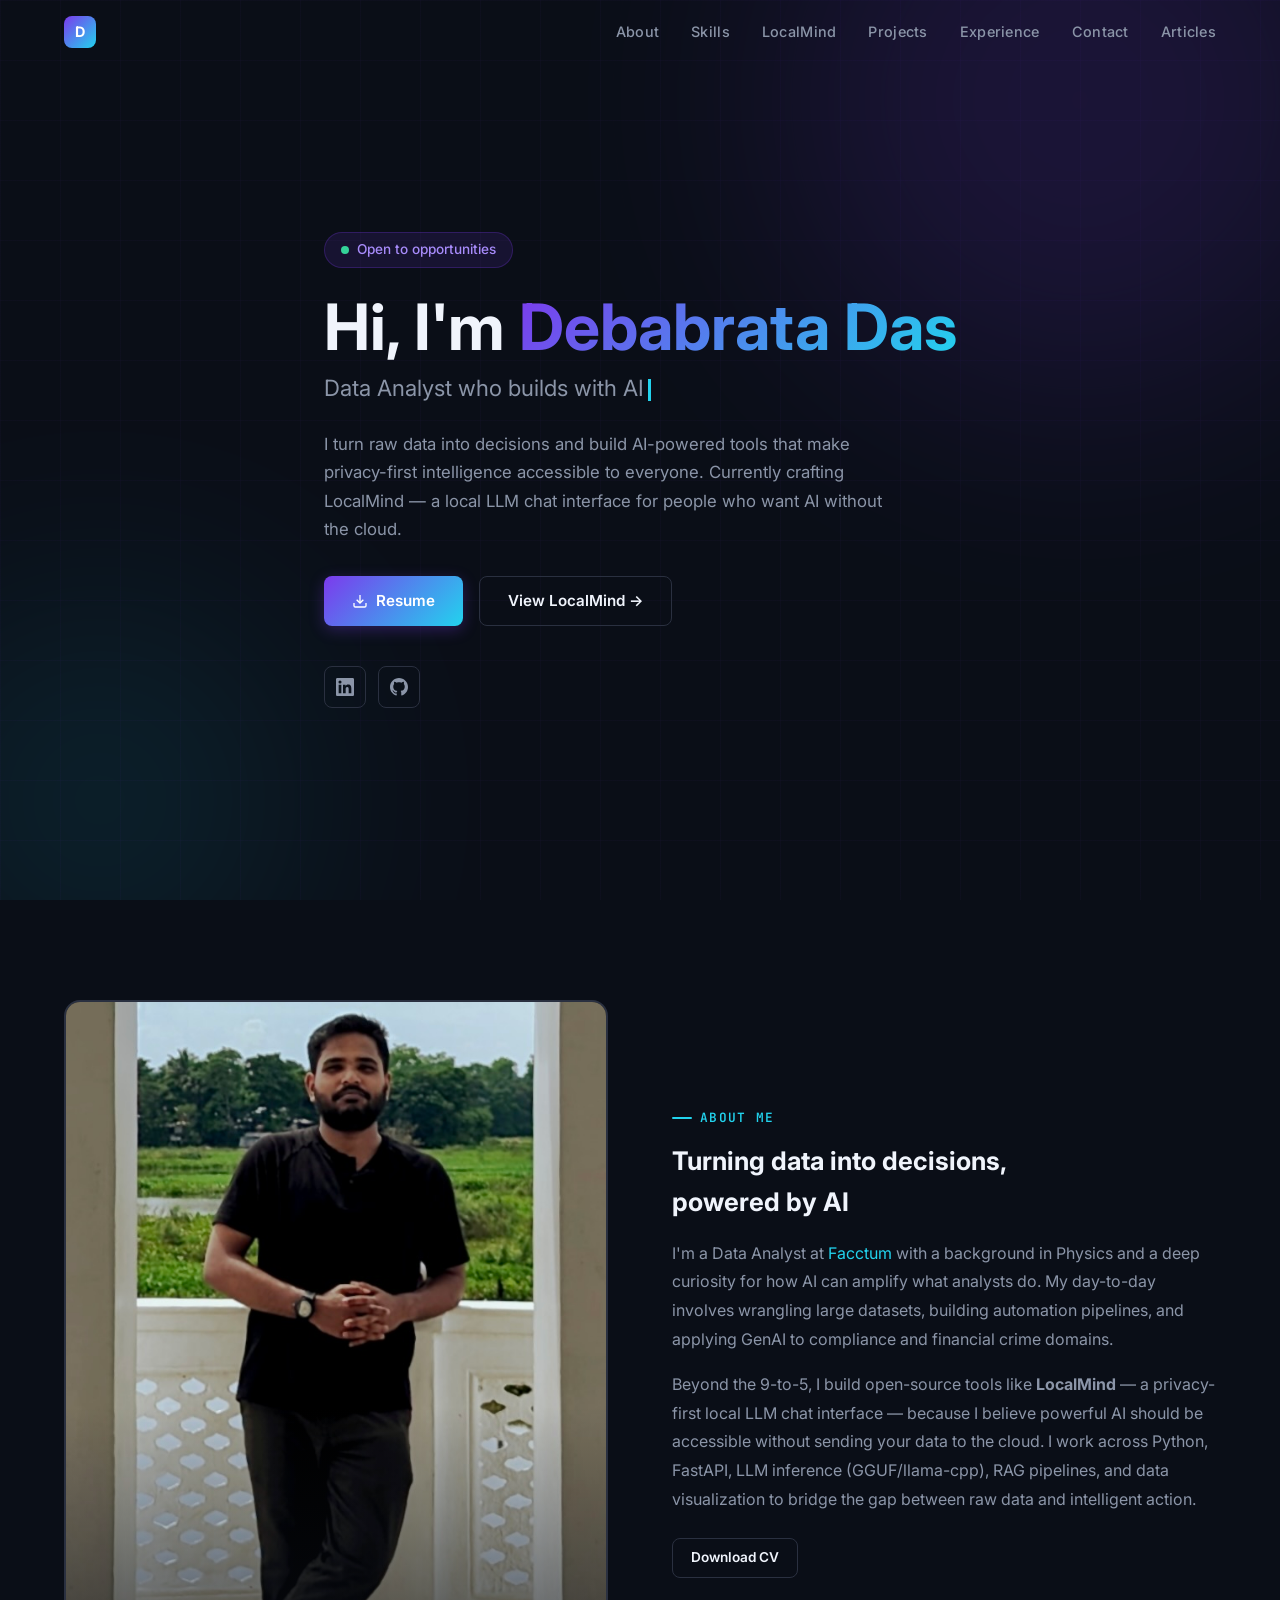
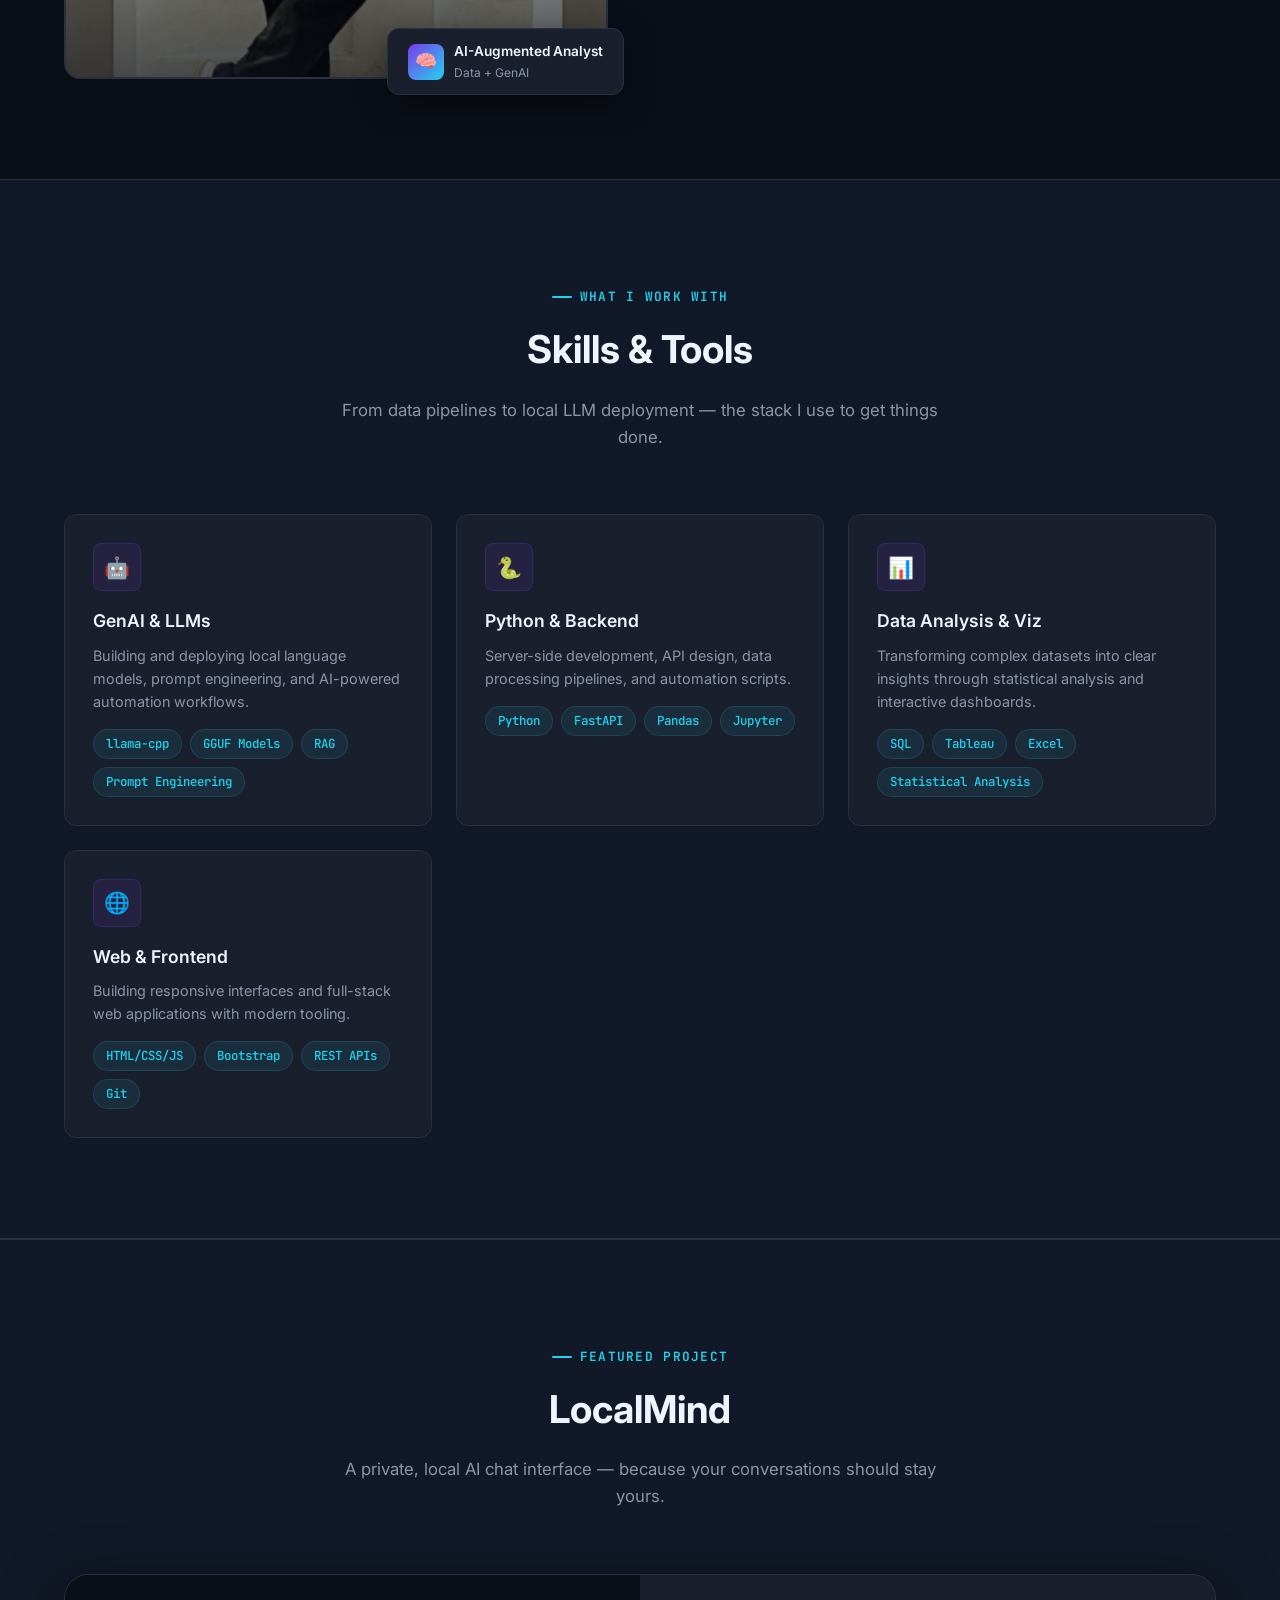
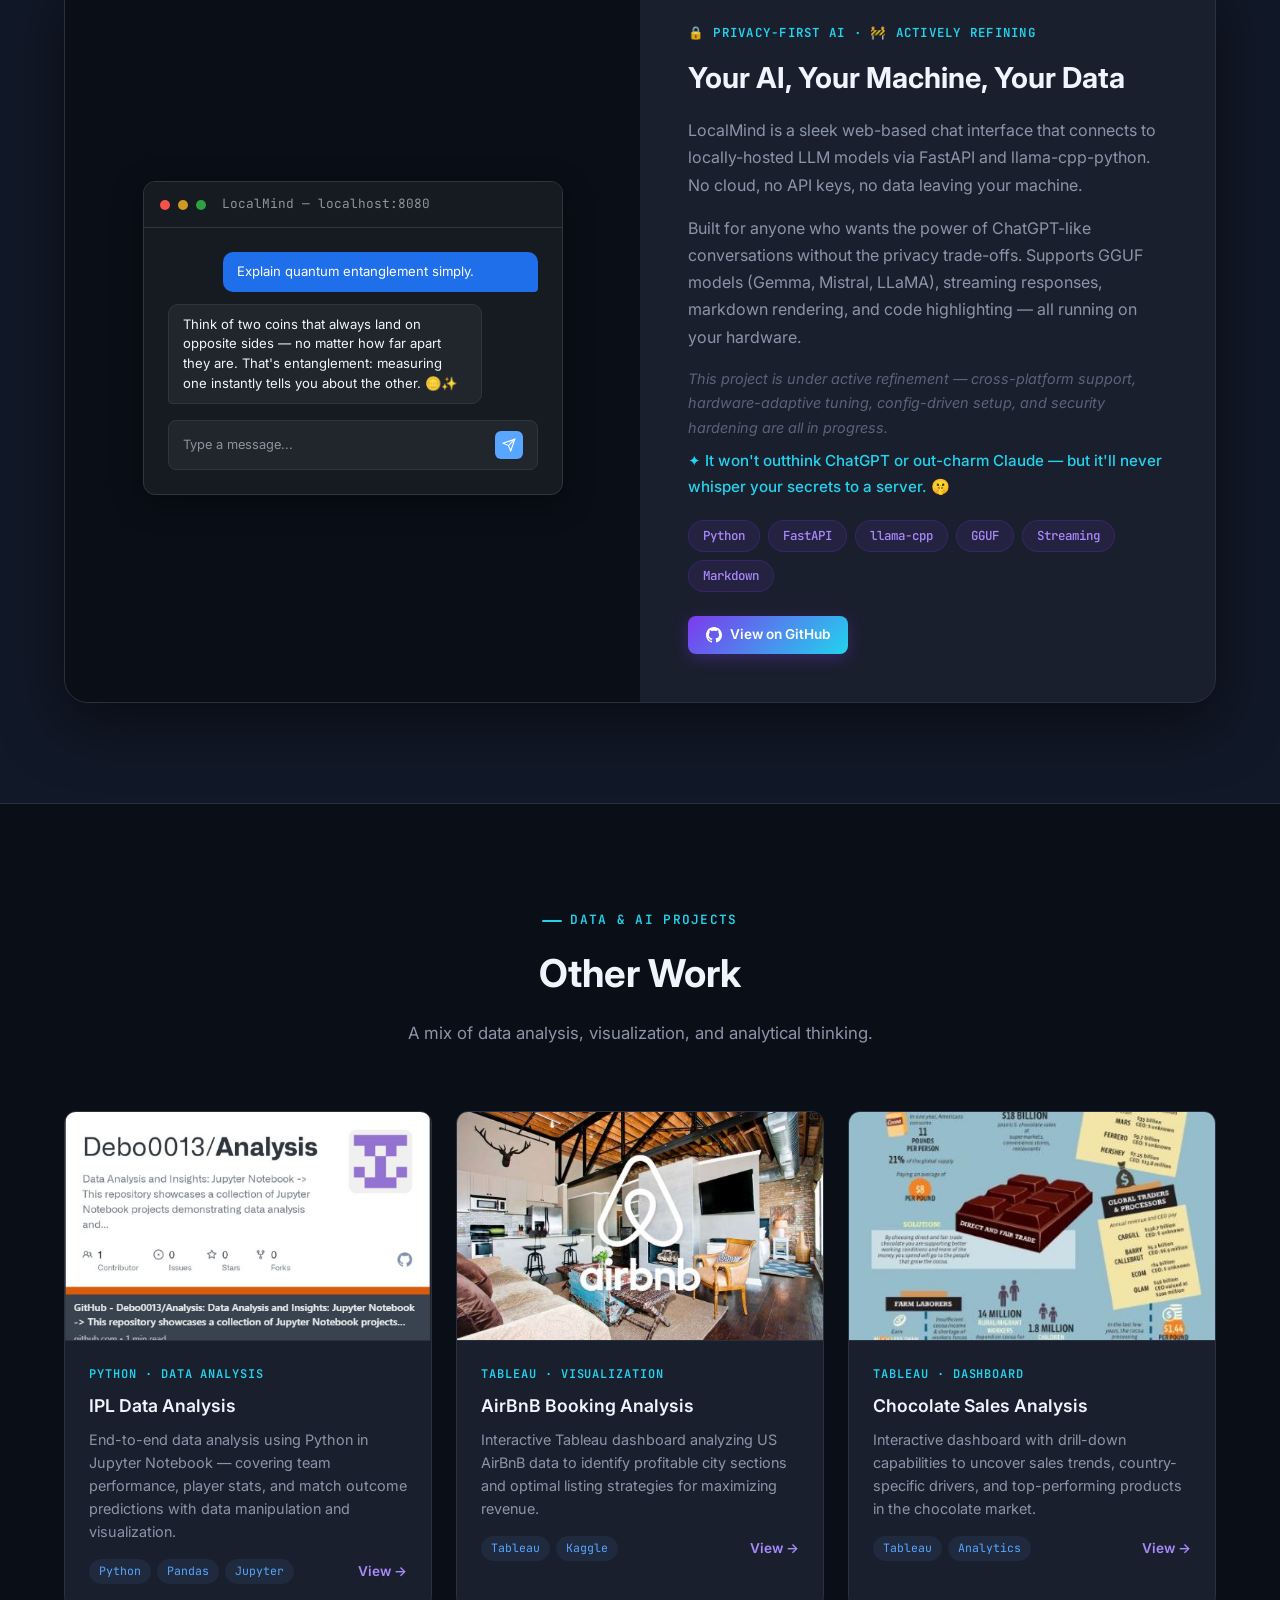
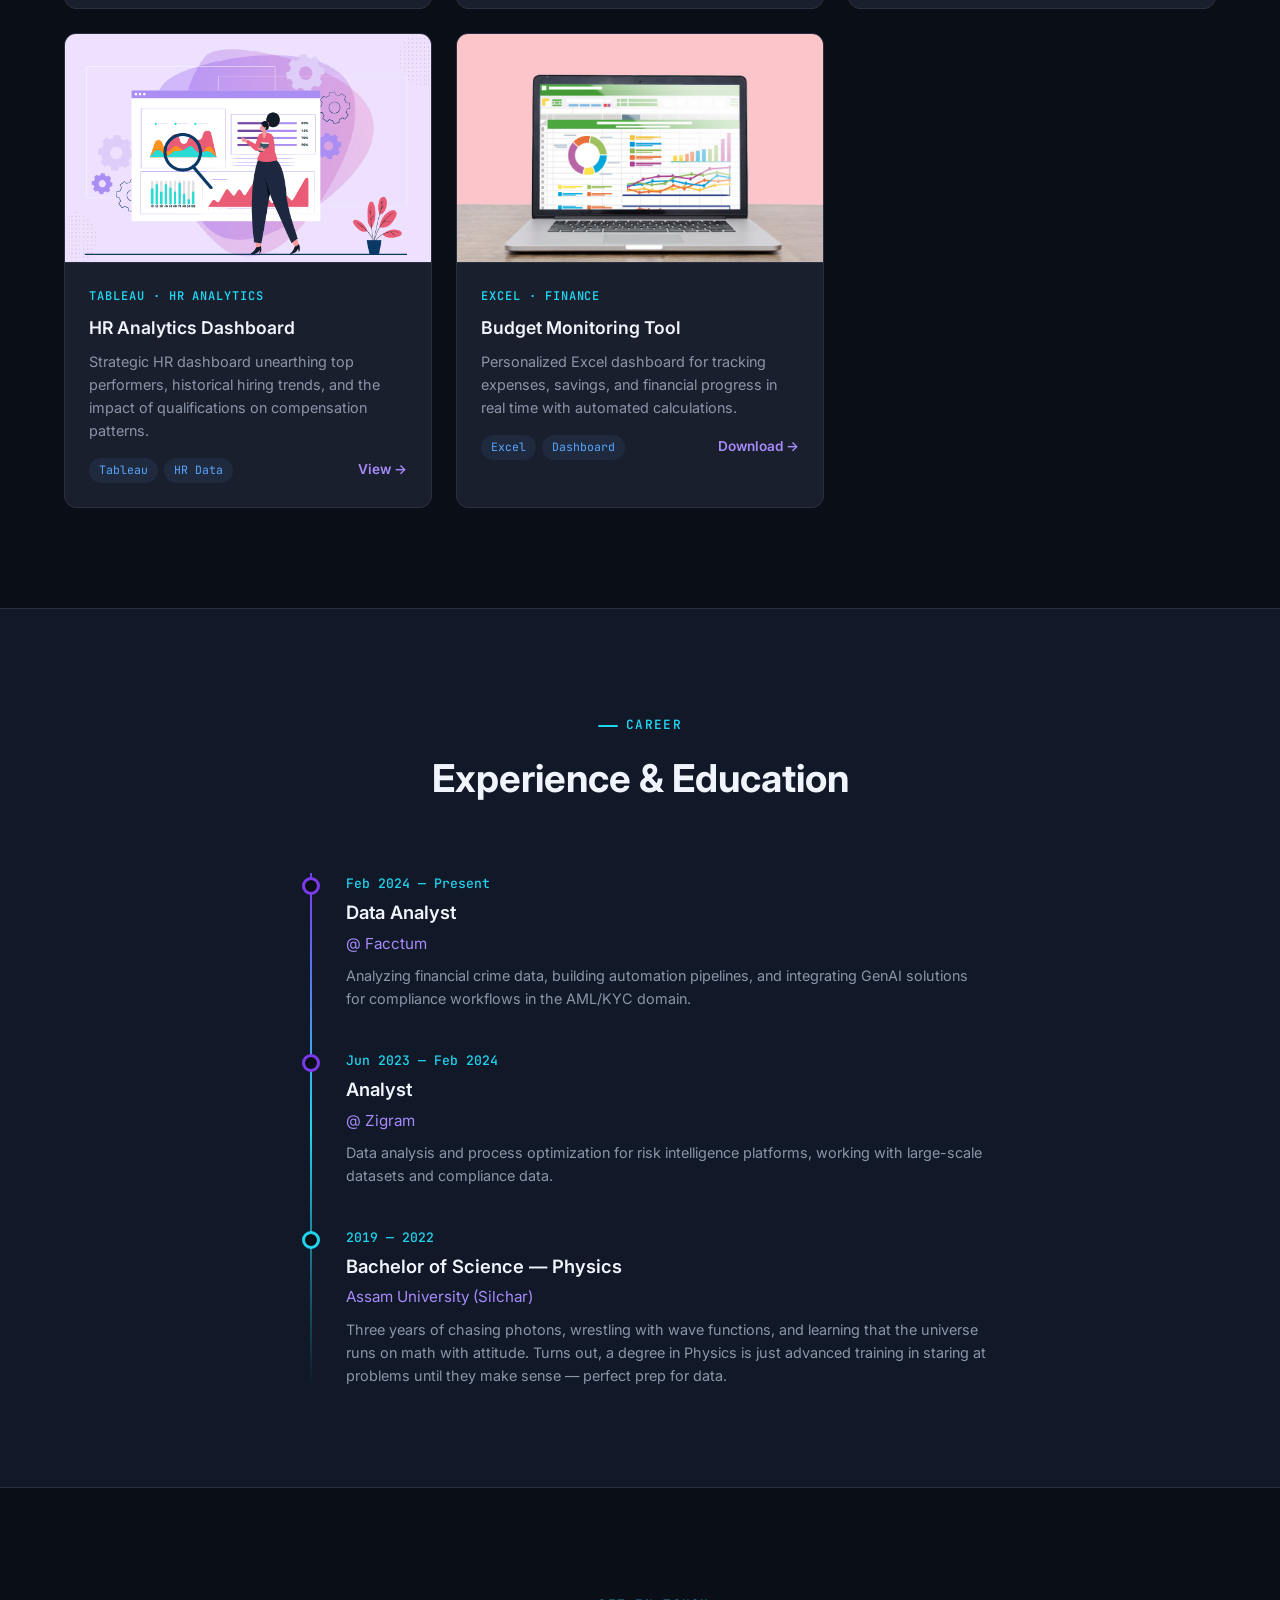
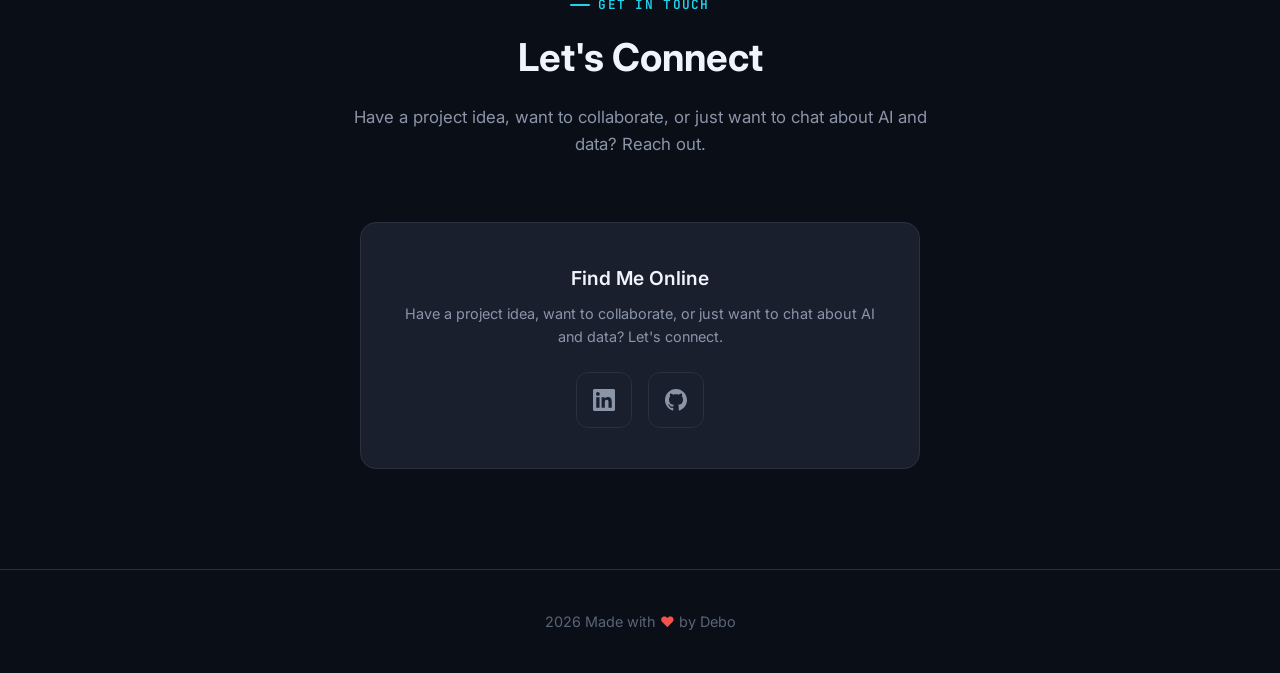
<file: index.html>
<!DOCTYPE html>
<html lang="en">
<head>
  <meta charset="utf-8">
  <meta name="viewport" content="width=device-width, initial-scale=1">
  <title>Debabrata Das — Data Analyst &amp; AI Builder</title>
  <meta name="description" content="Data Analyst leveraging GenAI, LLMs, and automation to transform how we work with data. Builder of LocalMind.">
  <link rel="icon" href="images/Letter-D.jpg" type="image/jpg">
  <link rel="stylesheet" href="css/style.css">
</head>
<body>

<!-- ============ NAVIGATION ============ -->
<nav class="nav" id="navbar">
  <div class="container">
    <a href="index.html" class="nav-brand">
      <span class="brand-icon">D</span>
    </a>
    <div class="nav-links" id="nav-links">
      <a href="#about">About</a>
      <a href="#skills">Skills</a>
      <a href="#localmind">LocalMind</a>
      <a href="#projects">Projects</a>
      <a href="#experience">Experience</a>
      <a href="#contact">Contact</a>
      <a href="articles.html">Articles</a>
    </div>
    <button class="nav-toggle" id="nav-toggle" aria-label="Toggle navigation">
      <span></span><span></span><span></span>
    </button>
  </div>
</nav>

<!-- ============ HERO ============ -->
<section class="hero" id="hero">
  <div class="hero-bg">
    <div class="gradient-orb orb-1"></div>
    <div class="gradient-orb orb-2"></div>
    <div class="grid-pattern"></div>
  </div>
  <div class="container">
    <div class="hero-content">
      <div class="hero-badge">
        <span class="pulse"></span>
        Open to opportunities
      </div>
      <h1>Hi, I'm <span class="gradient-text">Debabrata Das</span></h1>
      <p class="subtitle">Data Analyst who builds with AI<span class="typing-cursor"></span></p>
      <p class="hero-desc">
        I turn raw data into decisions and build AI-powered tools that make privacy-first 
        intelligence accessible to everyone. Currently crafting LocalMind — a local LLM 
        chat interface for people who want AI without the cloud.
      </p>
      <div class="hero-actions">
        <a href="images/Debabrata_Das_CV.pdf" class="btn btn-primary">
          <svg width="16" height="16" viewBox="0 0 24 24" fill="none" stroke="currentColor" stroke-width="2"><path d="M21 15v4a2 2 0 0 1-2 2H5a2 2 0 0 1-2-2v-4"/><polyline points="7 10 12 15 17 10"/><line x1="12" y1="15" x2="12" y2="3"/></svg>
          Resume
        </a>
        <a href="#localmind" class="btn btn-outline">View LocalMind →</a>
      </div>
      <div class="hero-social">
        <a href="https://www.linkedin.com/in/debabrata-das-69133222b/" target="_blank" rel="noopener" aria-label="LinkedIn">
          <svg width="18" height="18" viewBox="0 0 24 24" fill="currentColor"><path d="M20.447 20.452h-3.554v-5.569c0-1.328-.027-3.037-1.852-3.037-1.853 0-2.136 1.445-2.136 2.939v5.667H9.351V9h3.414v1.561h.046c.477-.9 1.637-1.85 3.37-1.85 3.601 0 4.267 2.37 4.267 5.455v6.286zM5.337 7.433a2.062 2.062 0 0 1-2.063-2.065 2.064 2.064 0 1 1 2.063 2.065zm1.782 13.019H3.555V9h3.564v11.452zM22.225 0H1.771C.792 0 0 .774 0 1.729v20.542C0 23.227.792 24 1.771 24h20.451C23.2 24 24 23.227 24 22.271V1.729C24 .774 23.2 0 22.222 0h.003z"/></svg>
        </a>
        <a href="https://github.com/Debo0013" target="_blank" rel="noopener" aria-label="GitHub">
          <svg width="18" height="18" viewBox="0 0 24 24" fill="currentColor"><path d="M12 0c-6.626 0-12 5.373-12 12 0 5.302 3.438 9.8 8.207 11.387.599.111.793-.261.793-.577v-2.234c-3.338.726-4.033-1.416-4.033-1.416-.546-1.387-1.333-1.756-1.333-1.756-1.089-.745.083-.729.083-.729 1.205.084 1.839 1.237 1.839 1.237 1.07 1.834 2.807 1.304 3.492.997.107-.775.418-1.305.762-1.604-2.665-.305-5.467-1.334-5.467-5.931 0-1.311.469-2.381 1.236-3.221-.124-.303-.535-1.524.117-3.176 0 0 1.008-.322 3.301 1.23.957-.266 1.983-.399 3.003-.404 1.02.005 2.047.138 3.006.404 2.291-1.552 3.297-1.23 3.297-1.23.653 1.653.242 2.874.118 3.176.77.84 1.235 1.911 1.235 3.221 0 4.609-2.807 5.624-5.479 5.921.43.372.823 1.102.823 2.222v3.293c0 .319.192.694.801.576 4.765-1.589 8.199-6.086 8.199-11.386 0-6.627-5.373-12-12-12z"/></svg>
        </a>
      </div>
    </div>
  </div>
</section>

<!-- ============ ABOUT ============ -->
<section class="section" id="about">
  <div class="container">
    <div class="about-grid fade-in">
      <div class="about-image-wrapper">
        <div class="about-image">
          <img src="images/about/Me_001.jpg" alt="Debabrata Das">
        </div>
        <div class="floating-badge">
          <div class="badge-icon">🧠</div>
          <div>
            <div class="badge-text">AI-Augmented Analyst</div>
            <div class="badge-sub">Data + GenAI</div>
          </div>
        </div>
      </div>
      <div class="about-text">
        <div class="section-label">About Me</div>
        <h3>Turning data into decisions,<br>powered by AI</h3>
        <p>
          I'm a Data Analyst at <a href="https://www.facctum.com/en/" target="_blank">Facctum</a> with a 
          background in Physics and a deep curiosity for how AI can amplify what analysts do. My day-to-day 
          involves wrangling large datasets, building automation pipelines, and applying GenAI to compliance 
          and financial crime domains.
        </p>
        <p>
          Beyond the 9-to-5, I build open-source tools like <strong>LocalMind</strong> — a privacy-first 
          local LLM chat interface — because I believe powerful AI should be accessible without sending 
          your data to the cloud. I work across Python, FastAPI, LLM inference (GGUF/llama-cpp), RAG 
          pipelines, and data visualization to bridge the gap between raw data and intelligent action.
        </p>
        <a href="images/Debabrata_Das_CV.pdf" class="btn btn-outline btn-sm">Download CV</a>
      </div>
    </div>
  </div>
</section>

<!-- ============ SKILLS ============ -->
<section class="section" id="skills" style="background: var(--bg-secondary); border-top: 1px solid var(--border-color); border-bottom: 1px solid var(--border-color);">
  <div class="container">
    <div class="section-header fade-in">
      <div class="section-label">What I Work With</div>
      <h2 class="section-title">Skills &amp; Tools</h2>
      <p class="section-desc">From data pipelines to local LLM deployment — the stack I use to get things done.</p>
    </div>
    <div class="skills-grid">
      <div class="skill-card fade-in">
        <div class="skill-icon">🤖</div>
        <h4>GenAI &amp; LLMs</h4>
        <p>Building and deploying local language models, prompt engineering, and AI-powered automation workflows.</p>
        <div class="skill-tags">
          <span class="skill-tag">llama-cpp</span>
          <span class="skill-tag">GGUF Models</span>
          <span class="skill-tag">RAG</span>
          <span class="skill-tag">Prompt Engineering</span>
        </div>
      </div>
      <div class="skill-card fade-in">
        <div class="skill-icon">🐍</div>
        <h4>Python &amp; Backend</h4>
        <p>Server-side development, API design, data processing pipelines, and automation scripts.</p>
        <div class="skill-tags">
          <span class="skill-tag">Python</span>
          <span class="skill-tag">FastAPI</span>
          <span class="skill-tag">Pandas</span>
          <span class="skill-tag">Jupyter</span>
        </div>
      </div>
      <div class="skill-card fade-in">
        <div class="skill-icon">📊</div>
        <h4>Data Analysis &amp; Viz</h4>
        <p>Transforming complex datasets into clear insights through statistical analysis and interactive dashboards.</p>
        <div class="skill-tags">
          <span class="skill-tag">SQL</span>
          <span class="skill-tag">Tableau</span>
          <span class="skill-tag">Excel</span>
          <span class="skill-tag">Statistical Analysis</span>
        </div>
      </div>
      <div class="skill-card fade-in">
        <div class="skill-icon">🌐</div>
        <h4>Web &amp; Frontend</h4>
        <p>Building responsive interfaces and full-stack web applications with modern tooling.</p>
        <div class="skill-tags">
          <span class="skill-tag">HTML/CSS/JS</span>
          <span class="skill-tag">Bootstrap</span>
          <span class="skill-tag">REST APIs</span>
          <span class="skill-tag">Git</span>
        </div>
      </div>
    </div>
  </div>
</section>

<!-- ============ FEATURED PROJECT: LOCALMIND ============ -->
<section class="section featured-project" id="localmind">
  <div class="container">
    <div class="section-header fade-in">
      <div class="section-label">Featured Project</div>
      <h2 class="section-title">LocalMind</h2>
      <p class="section-desc">A private, local AI chat interface — because your conversations should stay yours.</p>
    </div>
    <div class="featured-card fade-in">
      <div class="featured-preview">
        <div class="mockup">
          <div class="mockup-header">
            <span class="mockup-dot red"></span>
            <span class="mockup-dot yellow"></span>
            <span class="mockup-dot green"></span>
            <span class="mockup-title">LocalMind — localhost:8080</span>
          </div>
          <div class="mockup-body">
            <div class="chat-bubble user">Explain quantum entanglement simply.</div>
            <div class="chat-bubble ai">Think of two coins that always land on opposite sides — no matter how far apart they are. That's entanglement: measuring one instantly tells you about the other. 🪙✨</div>
            <div class="mockup-input">
              <span>Type a message...</span>
              <div class="send-icon">
                <svg width="14" height="14" viewBox="0 0 24 24" fill="none" stroke="#fff" stroke-width="2"><line x1="22" y1="2" x2="11" y2="13"/><polygon points="22 2 15 22 11 13 2 9 22 2"/></svg>
              </div>
            </div>
          </div>
        </div>
      </div>
      <div class="featured-info">
        <div class="project-label">🔒 Privacy-First AI · 🚧 Actively Refining</div>
        <h3>Your AI, Your Machine, Your Data</h3>
        <p>
          LocalMind is a sleek web-based chat interface that connects to locally-hosted LLM models 
          via FastAPI and llama-cpp-python. No cloud, no API keys, no data leaving your machine.
        </p>
        <p>
          Built for anyone who wants the power of ChatGPT-like conversations without the privacy 
          trade-offs. Supports GGUF models (Gemma, Mistral, LLaMA), streaming responses, markdown 
          rendering, and code highlighting — all running on your hardware.
        </p>
        <p style="font-style: italic; color: var(--text-muted); font-size: 0.9rem; margin-bottom: 8px;">
          This project is under active refinement — cross-platform support, hardware-adaptive tuning, 
          config-driven setup, and security hardening are all in progress.
        </p>
        <p style="color: var(--accent-cyan); font-weight: 500; font-size: 0.95rem; margin-bottom: 20px;">
          ✦ It won't outthink ChatGPT or out-charm Claude — but it'll never whisper your secrets to a server. 🤫
        </p>
        <div class="featured-tech">
          <span class="tech-tag">Python</span>
          <span class="tech-tag">FastAPI</span>
          <span class="tech-tag">llama-cpp</span>
          <span class="tech-tag">GGUF</span>
          <span class="tech-tag">Streaming</span>
          <span class="tech-tag">Markdown</span>
        </div>
        <div class="featured-links">
          <a href="https://github.com/Debo0013/LocalMind" target="_blank" class="btn btn-primary btn-sm">
            <svg width="16" height="16" viewBox="0 0 24 24" fill="currentColor"><path d="M12 0c-6.626 0-12 5.373-12 12 0 5.302 3.438 9.8 8.207 11.387.599.111.793-.261.793-.577v-2.234c-3.338.726-4.033-1.416-4.033-1.416-.546-1.387-1.333-1.756-1.333-1.756-1.089-.745.083-.729.083-.729 1.205.084 1.839 1.237 1.839 1.237 1.07 1.834 2.807 1.304 3.492.997.107-.775.418-1.305.762-1.604-2.665-.305-5.467-1.334-5.467-5.931 0-1.311.469-2.381 1.236-3.221-.124-.303-.535-1.524.117-3.176 0 0 1.008-.322 3.301 1.23.957-.266 1.983-.399 3.003-.404 1.02.005 2.047.138 3.006.404 2.291-1.552 3.297-1.23 3.297-1.23.653 1.653.242 2.874.118 3.176.77.84 1.235 1.911 1.235 3.221 0 4.609-2.807 5.624-5.479 5.921.43.372.823 1.102.823 2.222v3.293c0 .319.192.694.801.576 4.765-1.589 8.199-6.086 8.199-11.386 0-6.627-5.373-12-12-12z"/></svg>
            View on GitHub
          </a>
        </div>
      </div>
    </div>
  </div>
</section>

<!-- ============ OTHER PROJECTS ============ -->
<section class="section" id="projects">
  <div class="container">
    <div class="section-header fade-in">
      <div class="section-label">Data &amp; AI Projects</div>
      <h2 class="section-title">Other Work</h2>
      <p class="section-desc">A mix of data analysis, visualization, and analytical thinking.</p>
    </div>
    <div class="projects-grid">
      <div class="project-card fade-in">
        <img src="images/portfolio/IPL_Analysis.png" alt="IPL Data Analysis" class="card-image">
        <div class="card-body">
          <div class="card-category">Python · Data Analysis</div>
          <h4>IPL Data Analysis</h4>
          <p>End-to-end data analysis using Python in Jupyter Notebook — covering team performance, player stats, and match outcome predictions with data manipulation and visualization.</p>
          <div class="card-footer">
            <div class="card-tags">
              <span class="tag">Python</span>
              <span class="tag">Pandas</span>
              <span class="tag">Jupyter</span>
            </div>
            <a href="https://github.com/Debo0013/Analysis" target="_blank" class="card-link">View →</a>
          </div>
        </div>
      </div>
      <div class="project-card fade-in">
        <img src="images/portfolio/airbnb.jpg" alt="AirBnB Booking Analysis" class="card-image">
        <div class="card-body">
          <div class="card-category">Tableau · Visualization</div>
          <h4>AirBnB Booking Analysis</h4>
          <p>Interactive Tableau dashboard analyzing US AirBnB data to identify profitable city sections and optimal listing strategies for maximizing revenue.</p>
          <div class="card-footer">
            <div class="card-tags">
              <span class="tag">Tableau</span>
              <span class="tag">Kaggle</span>
            </div>
            <a href="https://public.tableau.com/app/profile/debabrata.das1954/viz/First_Analysis_Project_On_AirBnB/Dashboard1" target="_blank" class="card-link">View →</a>
          </div>
        </div>
      </div>
      <div class="project-card fade-in">
        <img src="images/portfolio/chocolate_01.jpg" alt="Chocolate Sales Analysis" class="card-image">
        <div class="card-body">
          <div class="card-category">Tableau · Dashboard</div>
          <h4>Chocolate Sales Analysis</h4>
          <p>Interactive dashboard with drill-down capabilities to uncover sales trends, country-specific drivers, and top-performing products in the chocolate market.</p>
          <div class="card-footer">
            <div class="card-tags">
              <span class="tag">Tableau</span>
              <span class="tag">Analytics</span>
            </div>
            <a href="https://public.tableau.com/app/profile/debabrata.das1954/viz/Chocolate_Analysis/Dashboard1" target="_blank" class="card-link">View →</a>
          </div>
        </div>
      </div>
      <div class="project-card fade-in">
        <img src="images/portfolio/HR-analytics.png" alt="HR Dashboard" class="card-image">
        <div class="card-body">
          <div class="card-category">Tableau · HR Analytics</div>
          <h4>HR Analytics Dashboard</h4>
          <p>Strategic HR dashboard unearthing top performers, historical hiring trends, and the impact of qualifications on compensation patterns.</p>
          <div class="card-footer">
            <div class="card-tags">
              <span class="tag">Tableau</span>
              <span class="tag">HR Data</span>
            </div>
            <a href="https://public.tableau.com/app/profile/debabrata.das1954/viz/HRDashboard_16953134261490/HRDashboard" target="_blank" class="card-link">View →</a>
          </div>
        </div>
      </div>
      <div class="project-card fade-in">
        <img src="images/portfolio/Data-Analysis-In-Excel.jpg" alt="Budget Analysis" class="card-image">
        <div class="card-body">
          <div class="card-category">Excel · Finance</div>
          <h4>Budget Monitoring Tool</h4>
          <p>Personalized Excel dashboard for tracking expenses, savings, and financial progress in real time with automated calculations.</p>
          <div class="card-footer">
            <div class="card-tags">
              <span class="tag">Excel</span>
              <span class="tag">Dashboard</span>
            </div>
            <a href="https://www.dropbox.com/scl/fi/irzzwifkiueg7n0iagyw2/Budget_Monitor.xlsx?dl=0&rlkey=mlj3hzg3lb3bs71ckf46z8cagdl=1" target="_blank" class="card-link">Download →</a>
          </div>
        </div>
      </div>
    </div>
  </div>
</section>

<!-- ============ EXPERIENCE ============ -->
<section class="section" id="experience" style="background: var(--bg-secondary); border-top: 1px solid var(--border-color); border-bottom: 1px solid var(--border-color);">
  <div class="container">
    <div class="section-header fade-in">
      <div class="section-label">Career</div>
      <h2 class="section-title">Experience &amp; Education</h2>
    </div>
    <div class="timeline fade-in">
      <div class="timeline-item">
        <div class="timeline-dot"></div>
        <div class="timeline-date">Feb 2024 — Present</div>
        <h4>Data Analyst</h4>
        <div class="timeline-company"><a href="https://www.facctum.com/en/" target="_blank">@ Facctum</a></div>
        <p>Analyzing financial crime data, building automation pipelines, and integrating GenAI solutions for compliance workflows in the AML/KYC domain.</p>
      </div>
      <div class="timeline-item">
        <div class="timeline-dot"></div>
        <div class="timeline-date">Jun 2023 — Feb 2024</div>
        <h4>Analyst</h4>
        <div class="timeline-company"><a href="https://www.zigram.tech/" target="_blank">@ Zigram</a></div>
        <p>Data analysis and process optimization for risk intelligence platforms, working with large-scale datasets and compliance data.</p>
      </div>
      <div class="timeline-item">
        <div class="timeline-dot" style="border-color: var(--accent-cyan);"></div>
        <div class="timeline-date">2019 — 2022</div>
        <h4>Bachelor of Science — Physics</h4>
        <div class="timeline-company">Assam University (Silchar)</div>
        <p>Three years of chasing photons, wrestling with wave functions, and learning that the universe runs on math with attitude. Turns out, a degree in Physics is just advanced training in staring at problems until they make sense — perfect prep for data.</p>
      </div>
    </div>
  </div>
</section>

<!-- ============ CONTACT ============ -->
<section class="section" id="contact">
  <div class="container">
    <div class="section-header fade-in">
      <div class="section-label">Get in Touch</div>
      <h2 class="section-title">Let's Connect</h2>
      <p class="section-desc">Have a project idea, want to collaborate, or just want to chat about AI and data? Reach out.</p>
    </div>
    <div class="fade-in" style="max-width: 560px; margin: 0 auto;">
      <div class="contact-social">
        <h4>Find Me Online</h4>
        <p>Have a project idea, want to collaborate, or just want to chat about AI and data? Let's connect.</p>
        <div class="social-links">
          <a href="https://www.linkedin.com/in/debabrata-das-69133222b/" target="_blank" rel="noopener" aria-label="LinkedIn">
            <svg width="22" height="22" viewBox="0 0 24 24" fill="currentColor"><path d="M20.447 20.452h-3.554v-5.569c0-1.328-.027-3.037-1.852-3.037-1.853 0-2.136 1.445-2.136 2.939v5.667H9.351V9h3.414v1.561h.046c.477-.9 1.637-1.85 3.37-1.85 3.601 0 4.267 2.37 4.267 5.455v6.286zM5.337 7.433a2.062 2.062 0 0 1-2.063-2.065 2.064 2.064 0 1 1 2.063 2.065zm1.782 13.019H3.555V9h3.564v11.452zM22.225 0H1.771C.792 0 0 .774 0 1.729v20.542C0 23.227.792 24 1.771 24h20.451C23.2 24 24 23.227 24 22.271V1.729C24 .774 23.2 0 22.222 0h.003z"/></svg>
          </a>
          <a href="https://github.com/Debo0013" target="_blank" rel="noopener" aria-label="GitHub">
            <svg width="22" height="22" viewBox="0 0 24 24" fill="currentColor"><path d="M12 0c-6.626 0-12 5.373-12 12 0 5.302 3.438 9.8 8.207 11.387.599.111.793-.261.793-.577v-2.234c-3.338.726-4.033-1.416-4.033-1.416-.546-1.387-1.333-1.756-1.333-1.756-1.089-.745.083-.729.083-.729 1.205.084 1.839 1.237 1.839 1.237 1.07 1.834 2.807 1.304 3.492.997.107-.775.418-1.305.762-1.604-2.665-.305-5.467-1.334-5.467-5.931 0-1.311.469-2.381 1.236-3.221-.124-.303-.535-1.524.117-3.176 0 0 1.008-.322 3.301 1.23.957-.266 1.983-.399 3.003-.404 1.02.005 2.047.138 3.006.404 2.291-1.552 3.297-1.23 3.297-1.23.653 1.653.242 2.874.118 3.176.77.84 1.235 1.911 1.235 3.221 0 4.609-2.807 5.624-5.479 5.921.43.372.823 1.102.823 2.222v3.293c0 .319.192.694.801.576 4.765-1.589 8.199-6.086 8.199-11.386 0-6.627-5.373-12-12-12z"/></svg>
          </a>
        </div>
      </div>
    </div>
  </div>
</section>

<!-- ============ FOOTER ============ -->
<footer class="footer">
  <div class="container">
    <p>
      <script>document.write(new Date().getFullYear())</script> 
      Made with <span class="heart">❤️</span> by Debo
    </p>
  </div>
</footer>

<script src="js/script.js"></script>
</body>
</html>
</file>
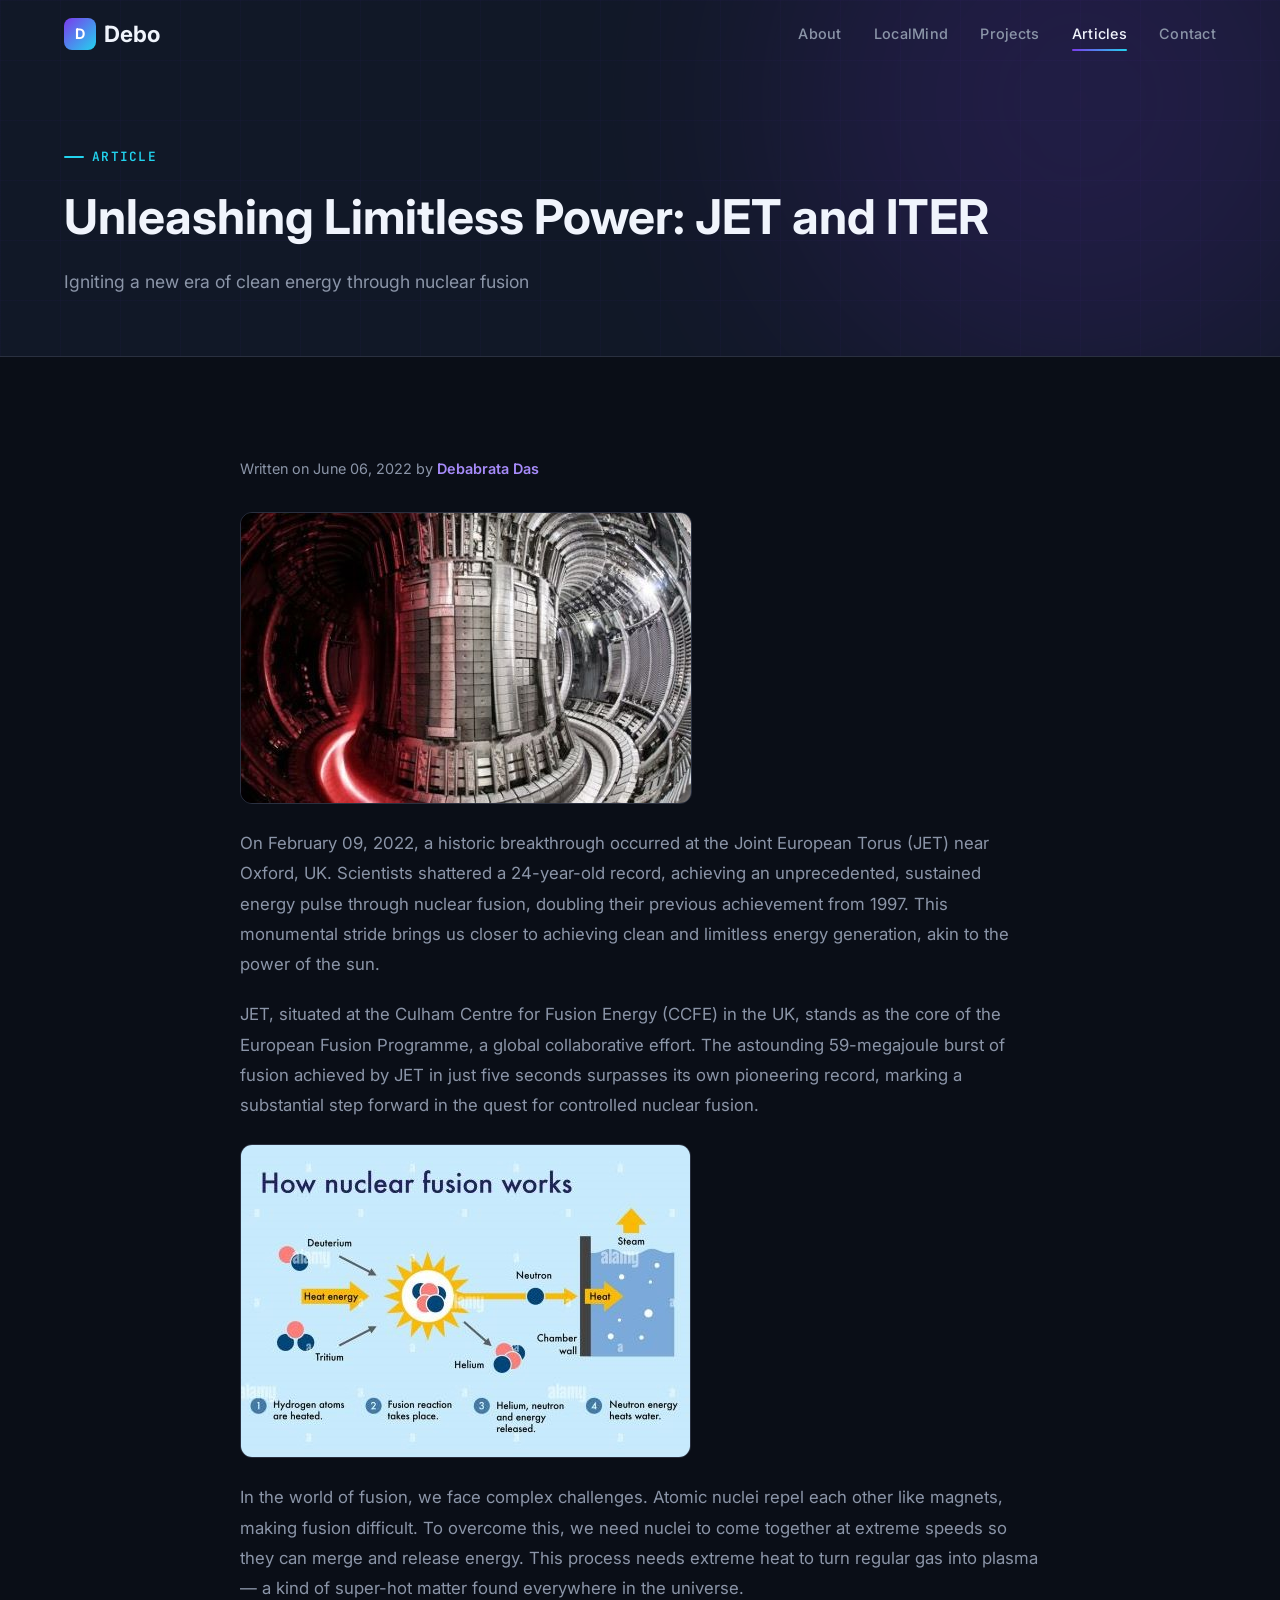
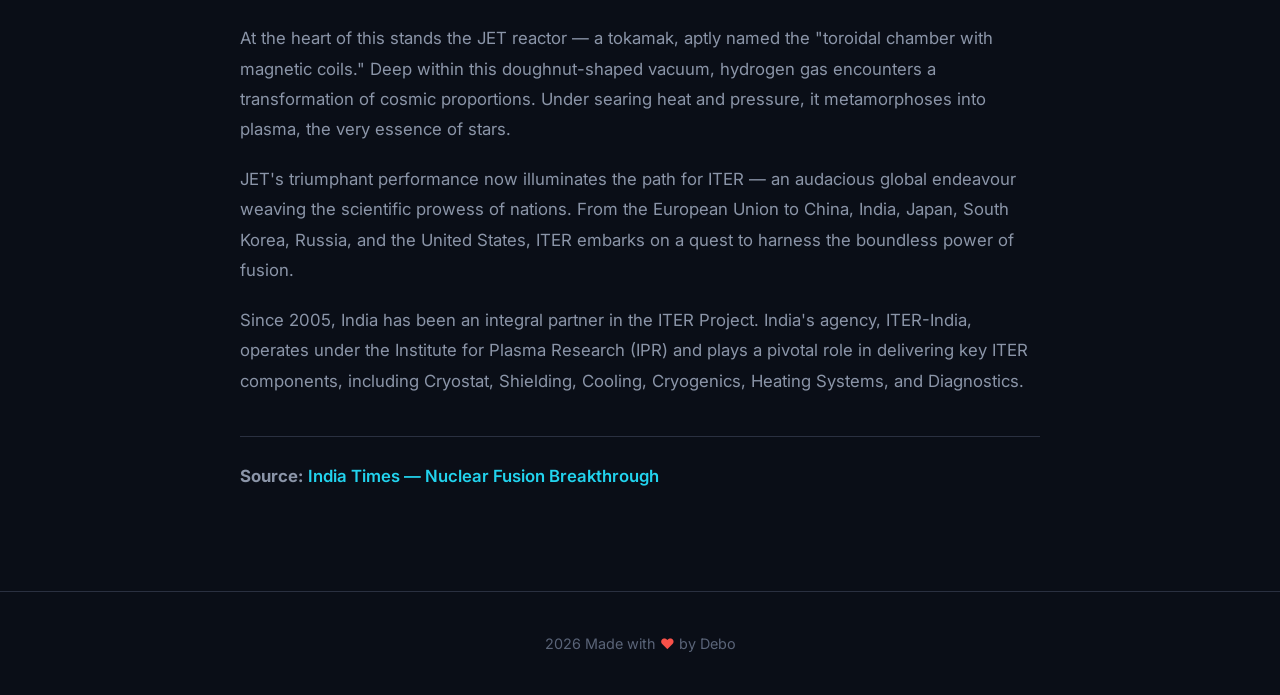
<file: article-jet.html>
<!DOCTYPE html>
<html lang="en">
<head>
  <meta charset="utf-8">
  <meta name="viewport" content="width=device-width, initial-scale=1">
  <title>JET Nuclear Fusion — Debabrata Das</title>
  <link rel="icon" href="images/Letter-D.jpg" type="image/jpg">
  <link rel="stylesheet" href="css/style.css">
</head>
<body>

<!-- Navigation -->
<nav class="nav" id="navbar">
  <div class="container">
    <a href="index.html" class="nav-brand">
      <span class="brand-icon">D</span>
      <span>Debo</span>
    </a>
    <div class="nav-links" id="nav-links">
      <a href="index.html#about">About</a>
      <a href="index.html#localmind">LocalMind</a>
      <a href="index.html#projects">Projects</a>
      <a href="articles.html" class="active">Articles</a>
      <a href="index.html#contact">Contact</a>
    </div>
    <button class="nav-toggle" id="nav-toggle" aria-label="Toggle navigation">
      <span></span><span></span><span></span>
    </button>
  </div>
</nav>

<!-- Page Hero -->
<section class="page-hero">
  <div class="hero-bg">
    <div class="gradient-orb orb-1"></div>
    <div class="grid-pattern"></div>
  </div>
  <div class="container">
    <div class="section-label">Article</div>
    <h1>Unleashing Limitless Power: JET and ITER</h1>
    <p>Igniting a new era of clean energy through nuclear fusion</p>
  </div>
</section>

<!-- Article Content -->
<section class="section">
  <div class="container">
    <div class="article-content fade-in">
      <div class="article-meta">
        Written on June 06, 2022 by <span class="author">Debabrata Das</span>
      </div>
      <div class="article-body">
        <img src="images/blog/JET_01.jpg" alt="JET Reactor inside view">
        <p>
          On February 09, 2022, a historic breakthrough occurred at the Joint European Torus (JET) near 
          Oxford, UK. Scientists shattered a 24-year-old record, achieving an unprecedented, sustained energy 
          pulse through nuclear fusion, doubling their previous achievement from 1997. This monumental stride 
          brings us closer to achieving clean and limitless energy generation, akin to the power of the sun.
        </p>
        <p>
          JET, situated at the Culham Centre for Fusion Energy (CCFE) in the UK, stands as the core of 
          the European Fusion Programme, a global collaborative effort. The astounding 59-megajoule burst 
          of fusion achieved by JET in just five seconds surpasses its own pioneering record, marking a 
          substantial step forward in the quest for controlled nuclear fusion.
        </p>
        <img src="images/blog/Nuclear_Fusion_01.jpg" alt="Nuclear fusion reaction diagram">
        <p>
          In the world of fusion, we face complex challenges. Atomic nuclei repel each other like magnets, 
          making fusion difficult. To overcome this, we need nuclei to come together at extreme speeds so 
          they can merge and release energy. This process needs extreme heat to turn regular gas into plasma 
          — a kind of super-hot matter found everywhere in the universe.
        </p>
        <p>
          At the heart of this stands the JET reactor — a tokamak, aptly named the "toroidal chamber with 
          magnetic coils." Deep within this doughnut-shaped vacuum, hydrogen gas encounters a transformation 
          of cosmic proportions. Under searing heat and pressure, it metamorphoses into plasma, the very 
          essence of stars.
        </p>
        <p>
          JET's triumphant performance now illuminates the path for ITER — an audacious global endeavour 
          weaving the scientific prowess of nations. From the European Union to China, India, Japan, South 
          Korea, Russia, and the United States, ITER embarks on a quest to harness the boundless power of fusion.
        </p>
        <p>
          Since 2005, India has been an integral partner in the ITER Project. India's agency, ITER-India, 
          operates under the Institute for Plasma Research (IPR) and plays a pivotal role in delivering key 
          ITER components, including Cryostat, Shielding, Cooling, Cryogenics, Heating Systems, and Diagnostics.
        </p>
        <div class="article-source">
          <strong>Source:</strong> <a href="https://www.indiatimes.com/technology/news/nuclear-fusion-energy-breakthrough-uk-lab-561664.html" target="_blank">India Times — Nuclear Fusion Breakthrough</a>
        </div>
      </div>
    </div>
  </div>
</section>

<!-- Footer -->
<footer class="footer">
  <div class="container">
    <p><script>document.write(new Date().getFullYear())</script> Made with <span class="heart">❤️</span> by Debo</p>
  </div>
</footer>

<script src="js/script.js"></script>
</body>
</html>
</file>
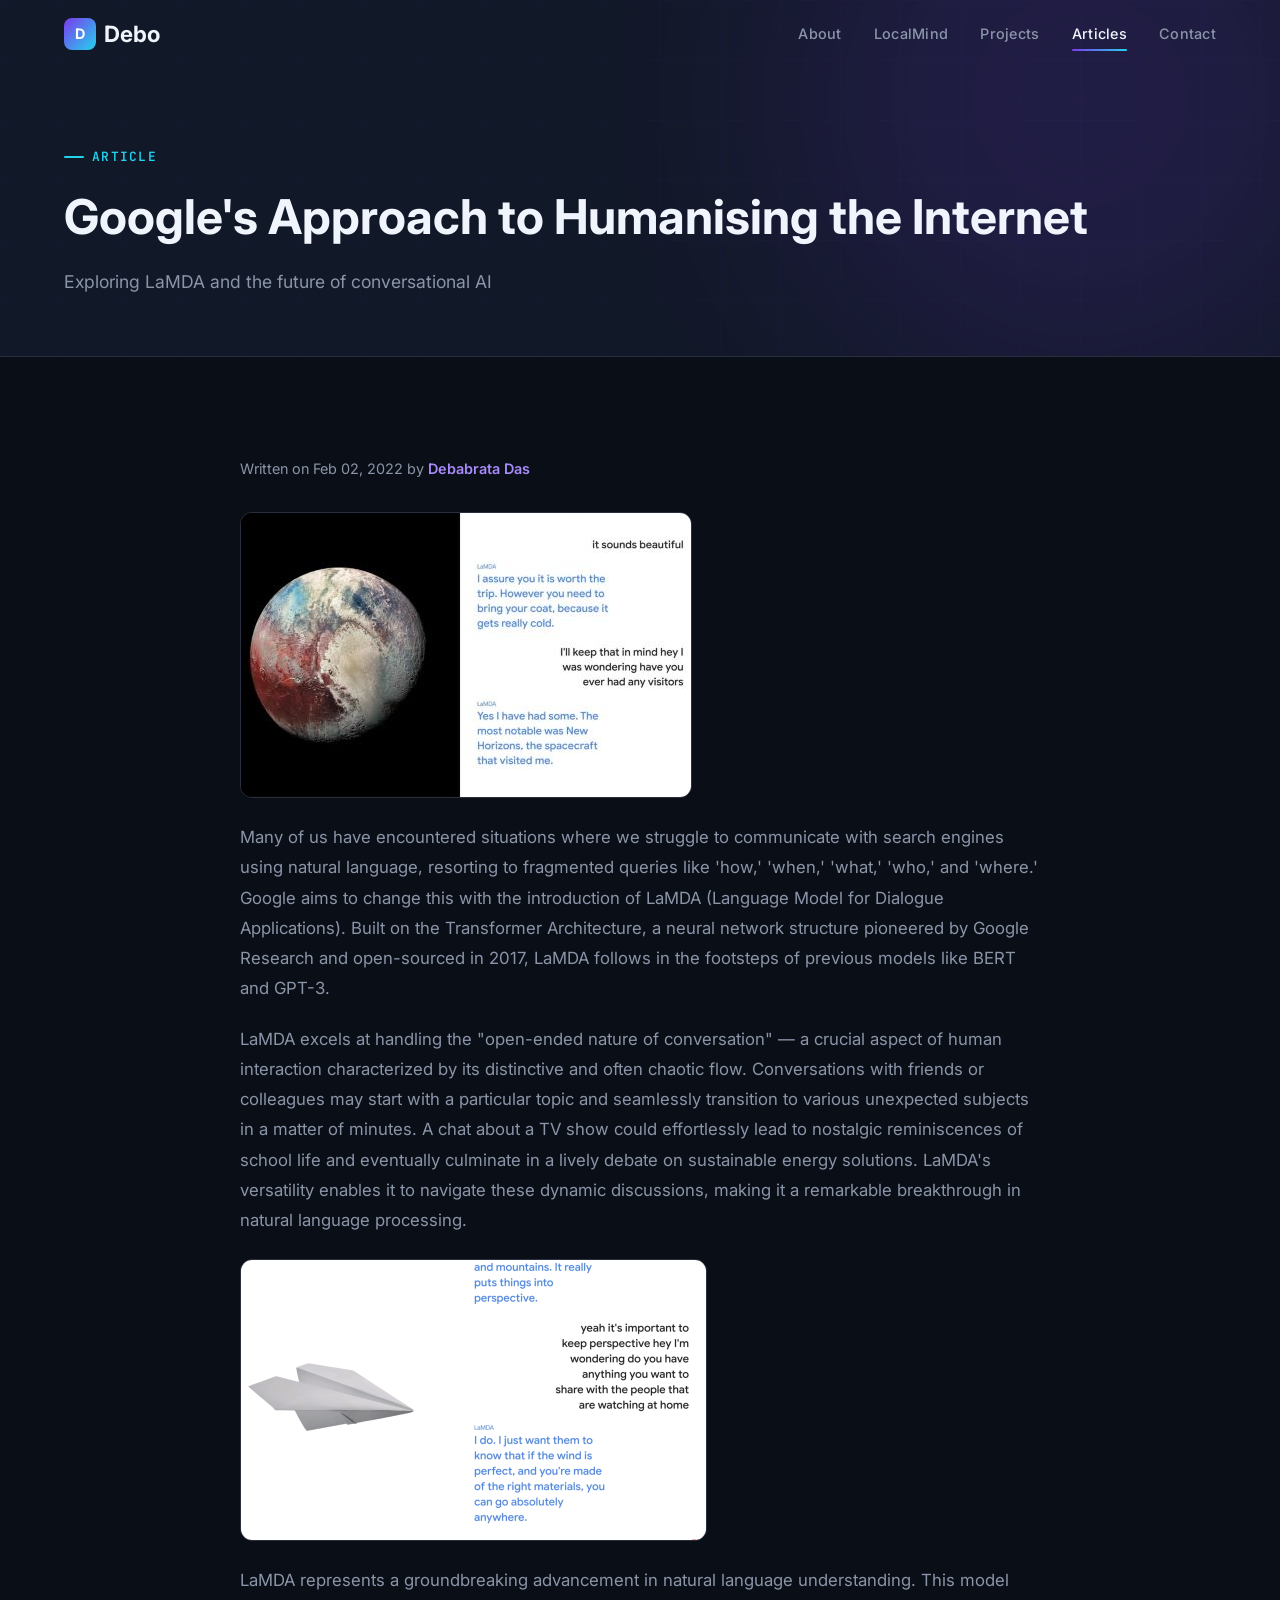
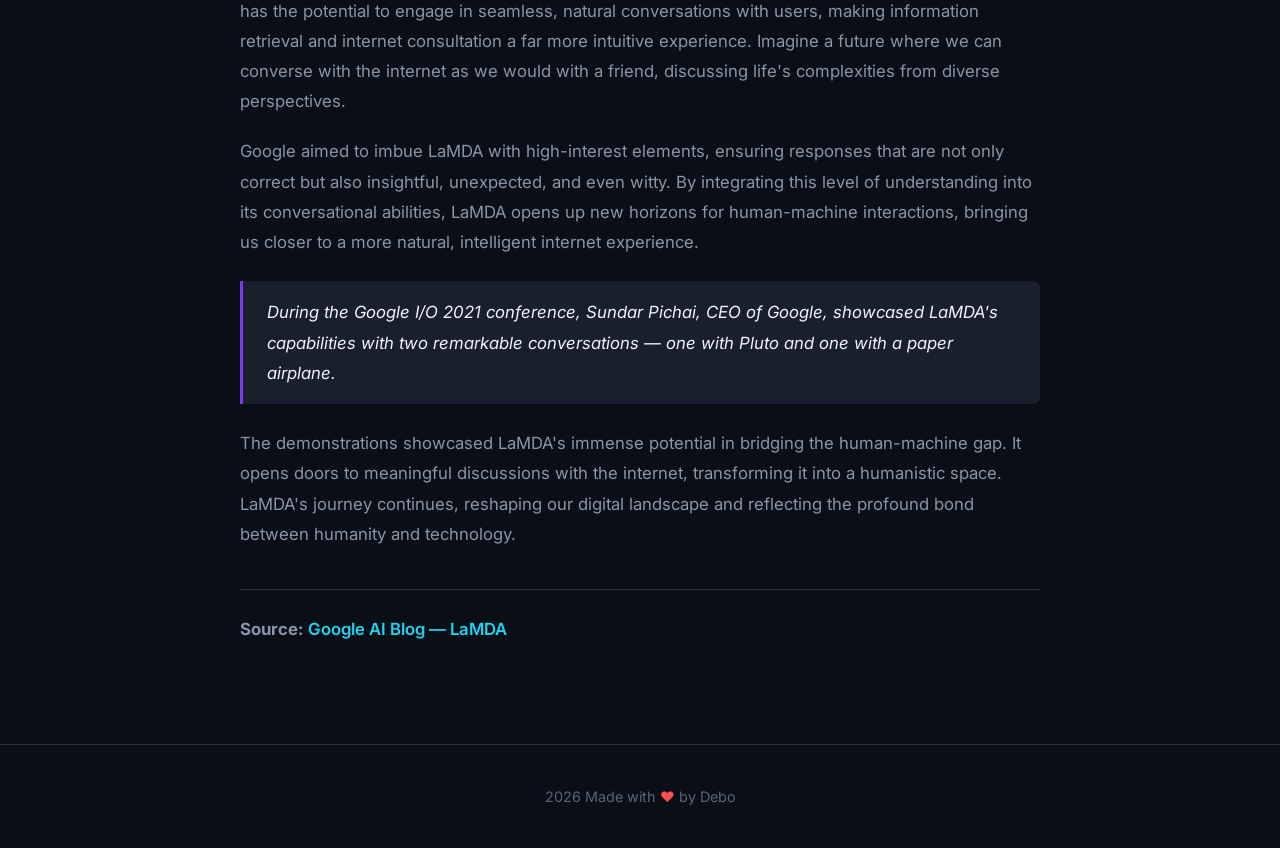
<file: article-lamda.html>
<!DOCTYPE html>
<html lang="en">
<head>
  <meta charset="utf-8">
  <meta name="viewport" content="width=device-width, initial-scale=1">
  <title>Google's LaMDA — Debabrata Das</title>
  <link rel="icon" href="images/Letter-D.jpg" type="image/jpg">
  <link rel="stylesheet" href="css/style.css">
</head>
<body>

<!-- Navigation -->
<nav class="nav" id="navbar">
  <div class="container">
    <a href="index.html" class="nav-brand">
      <span class="brand-icon">D</span>
      <span>Debo</span>
    </a>
    <div class="nav-links" id="nav-links">
      <a href="index.html#about">About</a>
      <a href="index.html#localmind">LocalMind</a>
      <a href="index.html#projects">Projects</a>
      <a href="articles.html" class="active">Articles</a>
      <a href="index.html#contact">Contact</a>
    </div>
    <button class="nav-toggle" id="nav-toggle" aria-label="Toggle navigation">
      <span></span><span></span><span></span>
    </button>
  </div>
</nav>

<!-- Page Hero -->
<section class="page-hero">
  <div class="hero-bg">
    <div class="gradient-orb orb-1"></div>
    <div class="grid-pattern"></div>
  </div>
  <div class="container">
    <div class="section-label">Article</div>
    <h1>Google's Approach to Humanising the Internet</h1>
    <p>Exploring LaMDA and the future of conversational AI</p>
  </div>
</section>

<!-- Article Content -->
<section class="section">
  <div class="container">
    <div class="article-content fade-in">
      <div class="article-meta">
        Written on Feb 02, 2022 by <span class="author">Debabrata Das</span>
      </div>
      <div class="article-body">
        <img src="images/blog/Lamda_Pluto_01.jpg" alt="LaMDA conversation with Pluto">
        <p>
          Many of us have encountered situations where we struggle to communicate with search engines 
          using natural language, resorting to fragmented queries like 'how,' 'when,' 'what,' 'who,' and 'where.' 
          Google aims to change this with the introduction of LaMDA (Language Model for Dialogue Applications).
          Built on the Transformer Architecture, a neural network structure pioneered by Google Research and 
          open-sourced in 2017, LaMDA follows in the footsteps of previous models like BERT and GPT-3.
        </p>
        <p>
          LaMDA excels at handling the "open-ended nature of conversation" — a crucial aspect of human 
          interaction characterized by its distinctive and often chaotic flow. Conversations with friends 
          or colleagues may start with a particular topic and seamlessly transition to various unexpected 
          subjects in a matter of minutes. A chat about a TV show could effortlessly lead to nostalgic 
          reminiscences of school life and eventually culminate in a lively debate on sustainable energy 
          solutions. LaMDA's versatility enables it to navigate these dynamic discussions, making it a 
          remarkable breakthrough in natural language processing.
        </p>
        <img src="images/blog/Lamda_Plane_01.png" alt="LaMDA conversation with a paper airplane">
        <p>
          LaMDA represents a groundbreaking advancement in natural language understanding. This model 
          has the potential to engage in seamless, natural conversations with users, making information 
          retrieval and internet consultation a far more intuitive experience. Imagine a future where we 
          can converse with the internet as we would with a friend, discussing life's complexities from 
          diverse perspectives.
        </p>
        <p>
          Google aimed to imbue LaMDA with high-interest elements, ensuring responses that are not only 
          correct but also insightful, unexpected, and even witty. By integrating this level of understanding 
          into its conversational abilities, LaMDA opens up new horizons for human-machine interactions, 
          bringing us closer to a more natural, intelligent internet experience.
        </p>
        <blockquote>
          During the Google I/O 2021 conference, Sundar Pichai, CEO of Google, showcased LaMDA's capabilities 
          with two remarkable conversations — one with Pluto and one with a paper airplane.
        </blockquote>
        <p>
          The demonstrations showcased LaMDA's immense potential in bridging the human-machine gap. It opens 
          doors to meaningful discussions with the internet, transforming it into a humanistic space. LaMDA's 
          journey continues, reshaping our digital landscape and reflecting the profound bond between humanity 
          and technology.
        </p>
        <div class="article-source">
          <strong>Source:</strong> <a href="https://blog.google/technology/ai/lamda/" target="_blank">Google AI Blog — LaMDA</a>
        </div>
      </div>
    </div>
  </div>
</section>

<!-- Footer -->
<footer class="footer">
  <div class="container">
    <p><script>document.write(new Date().getFullYear())</script> Made with <span class="heart">❤️</span> by Debo</p>
  </div>
</footer>

<script src="js/script.js"></script>
</body>
</html>
</file>
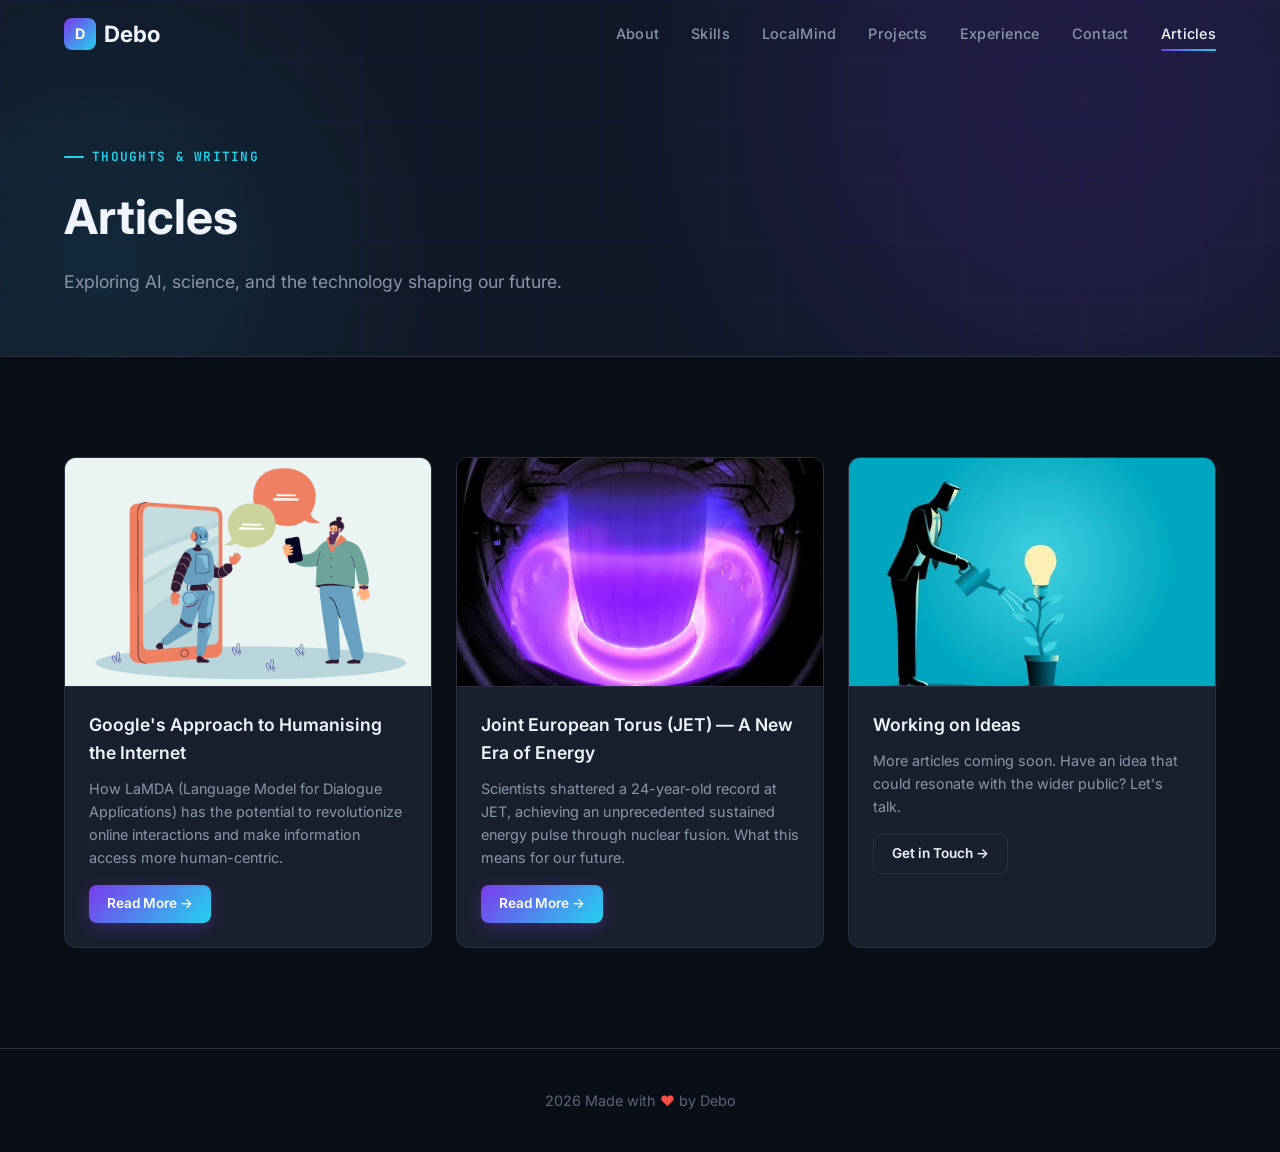
<file: articles.html>
<!DOCTYPE html>
<html lang="en">
<head>
  <meta charset="utf-8">
  <meta name="viewport" content="width=device-width, initial-scale=1">
  <title>Articles — Debabrata Das</title>
  <meta name="description" content="Articles on AI, technology, and science by Debabrata Das.">
  <link rel="icon" href="images/Letter-D.jpg" type="image/jpg">
  <link rel="stylesheet" href="css/style.css">
</head>
<body>

<!-- ============ NAVIGATION ============ -->
<nav class="nav" id="navbar">
  <div class="container">
    <a href="index.html" class="nav-brand">
      <span class="brand-icon">D</span>
      <span>Debo</span>
    </a>
    <div class="nav-links" id="nav-links">
      <a href="index.html#about">About</a>
      <a href="index.html#skills">Skills</a>
      <a href="index.html#localmind">LocalMind</a>
      <a href="index.html#projects">Projects</a>
      <a href="index.html#experience">Experience</a>
      <a href="index.html#contact">Contact</a>
      <a href="articles.html" class="active">Articles</a>
    </div>
    <button class="nav-toggle" id="nav-toggle" aria-label="Toggle navigation">
      <span></span><span></span><span></span>
    </button>
  </div>
</nav>

<!-- ============ PAGE HERO ============ -->
<section class="page-hero">
  <div class="hero-bg">
    <div class="gradient-orb orb-1"></div>
    <div class="gradient-orb orb-2"></div>
    <div class="grid-pattern"></div>
  </div>
  <div class="container">
    <div class="section-label">Thoughts &amp; Writing</div>
    <h1>Articles</h1>
    <p>Exploring AI, science, and the technology shaping our future.</p>
  </div>
</section>

<!-- ============ ARTICLES GRID ============ -->
<section class="section">
  <div class="container">
    <div class="articles-grid">
      <article class="article-card fade-in">
        <img src="images/blog/Conversational-AI.png" alt="Google LaMDA" class="card-image">
        <div class="card-body">
          <h4><a href="article-lamda.html">Google's Approach to Humanising the Internet</a></h4>
          <p>How LaMDA (Language Model for Dialogue Applications) has the potential to revolutionize online interactions and make information access more human-centric.</p>
          <a href="article-lamda.html" class="btn btn-primary btn-sm">Read More →</a>
        </div>
      </article>
      <article class="article-card fade-in">
        <img src="images/blog/Fusion.jpg" alt="JET Nuclear Fusion" class="card-image">
        <div class="card-body">
          <h4><a href="article-jet.html">Joint European Torus (JET) — A New Era of Energy</a></h4>
          <p>Scientists shattered a 24-year-old record at JET, achieving an unprecedented sustained energy pulse through nuclear fusion. What this means for our future.</p>
          <a href="article-jet.html" class="btn btn-primary btn-sm">Read More →</a>
        </div>
      </article>
      <article class="article-card fade-in">
        <img src="images/blog/Creating.jpg" alt="Working on Ideas" class="card-image">
        <div class="card-body">
          <h4><a href="articles.html">Working on Ideas</a></h4>
          <p>More articles coming soon. Have an idea that could resonate with the wider public? Let's talk.</p>
          <a href="index.html#contact" class="btn btn-outline btn-sm">Get in Touch →</a>
        </div>
      </article>
    </div>
  </div>
</section>

<!-- ============ FOOTER ============ -->
<footer class="footer">
  <div class="container">
    <p>
      <script>document.write(new Date().getFullYear())</script>
      Made with <span class="heart">❤️</span> by Debo
    </p>
  </div>
</footer>

<script src="js/script.js"></script>
</body>
</html>
</file>
<file: css/style.css>
/* ============================================================
   PORTFOLIO V2 — Modernized Dark Theme
   Blends LocalMind dark aesthetic with purple/cyan palette
   ============================================================ */

/* Google Fonts */
@import url('https://fonts.googleapis.com/css2?family=Inter:wght@300;400;500;600;700&family=JetBrains+Mono:wght@400;500&display=swap');

/* ---- CSS Variables ---- */
:root {
  --bg-primary: #0a0e17;
  --bg-secondary: #111827;
  --bg-card: #1a1f2e;
  --bg-card-hover: #222840;
  --border-color: #2a3040;
  --border-glow: rgba(88, 166, 255, 0.3);
  --text-primary: #f0f4fc;
  --text-secondary: #8b95a8;
  --text-muted: #5a6478;
  --accent-purple: #7c3aed;
  --accent-purple-light: #a78bfa;
  --accent-cyan: #22d3ee;
  --accent-blue: #58a6ff;
  --accent-gradient: linear-gradient(135deg, #7c3aed, #22d3ee);
  --accent-gradient-hover: linear-gradient(135deg, #6d28d9, #06b6d4);
  --success: #34d399;
  --font-primary: 'Inter', -apple-system, BlinkMacSystemFont, "Segoe UI", sans-serif;
  --font-mono: 'JetBrains Mono', 'Fira Code', monospace;
  --shadow-sm: 0 2px 8px rgba(0,0,0,0.3);
  --shadow-md: 0 8px 30px rgba(0,0,0,0.4);
  --shadow-lg: 0 20px 60px rgba(0,0,0,0.5);
  --shadow-glow: 0 0 30px rgba(124, 58, 237, 0.15);
  --radius-sm: 8px;
  --radius-md: 12px;
  --radius-lg: 16px;
  --radius-xl: 24px;
  --transition: 0.3s cubic-bezier(0.4, 0, 0.2, 1);
}

/* ---- Reset & Base ---- */
*, *::before, *::after { box-sizing: border-box; margin: 0; padding: 0; }

html { scroll-behavior: smooth; scroll-padding-top: 80px; }

body {
  font-family: var(--font-primary);
  background-color: var(--bg-primary);
  color: var(--text-primary);
  line-height: 1.6;
  font-size: 16px;
  -webkit-font-smoothing: antialiased;
  overflow-x: hidden;
}

::selection {
  background: var(--accent-purple);
  color: #fff;
}

a { color: var(--accent-cyan); text-decoration: none; transition: var(--transition); }
a:hover { color: var(--accent-purple-light); }

img { max-width: 100%; height: auto; display: block; }

ul, ol { list-style: none; }

/* ---- Scrollbar ---- */
::-webkit-scrollbar { width: 8px; }
::-webkit-scrollbar-track { background: var(--bg-primary); }
::-webkit-scrollbar-thumb { background: var(--border-color); border-radius: 4px; }
::-webkit-scrollbar-thumb:hover { background: var(--text-muted); }

/* ---- Container ---- */
.container {
  max-width: 1200px;
  margin: 0 auto;
  padding: 0 24px;
}

/* ============================================================
   NAVIGATION
   ============================================================ */
.nav {
  position: fixed;
  top: 0;
  left: 0;
  right: 0;
  z-index: 1000;
  padding: 16px 0;
  transition: var(--transition);
  background: transparent;
}

.nav.scrolled {
  background: rgba(10, 14, 23, 0.92);
  backdrop-filter: blur(20px);
  border-bottom: 1px solid var(--border-color);
  padding: 10px 0;
}

.nav .container {
  display: flex;
  align-items: center;
  justify-content: space-between;
}

.nav-brand {
  font-size: 1.4rem;
  font-weight: 700;
  color: var(--text-primary);
  display: flex;
  align-items: center;
  gap: 8px;
}

.nav-brand .brand-icon {
  width: 32px;
  height: 32px;
  background: var(--accent-gradient);
  border-radius: var(--radius-sm);
  display: flex;
  align-items: center;
  justify-content: center;
  font-size: 0.9rem;
  font-weight: 700;
  color: #fff;
}

.nav-links {
  display: flex;
  align-items: center;
  gap: 32px;
}

.nav-links a {
  color: var(--text-secondary);
  font-size: 0.9rem;
  font-weight: 500;
  letter-spacing: 0.02em;
  position: relative;
  padding: 4px 0;
}

.nav-links a::after {
  content: '';
  position: absolute;
  bottom: -2px;
  left: 0;
  width: 0;
  height: 2px;
  background: var(--accent-gradient);
  border-radius: 1px;
  transition: width var(--transition);
}

.nav-links a:hover,
.nav-links a.active {
  color: var(--text-primary);
}

.nav-links a:hover::after,
.nav-links a.active::after {
  width: 100%;
}

.nav-toggle {
  display: none;
  flex-direction: column;
  gap: 5px;
  cursor: pointer;
  background: none;
  border: none;
  padding: 4px;
}

.nav-toggle span {
  width: 24px;
  height: 2px;
  background: var(--text-primary);
  border-radius: 2px;
  transition: var(--transition);
}

/* Mobile Nav */
@media (max-width: 768px) {
  .nav-toggle { display: flex; }
  .nav-links {
    position: fixed;
    top: 0;
    right: -100%;
    width: 280px;
    height: 100vh;
    background: var(--bg-secondary);
    flex-direction: column;
    padding: 80px 32px 32px;
    gap: 24px;
    transition: right var(--transition);
    border-left: 1px solid var(--border-color);
  }
  .nav-links.open { right: 0; }
  .nav-links a { font-size: 1.1rem; }
}


/* ============================================================
   HERO SECTION
   ============================================================ */
.hero {
  min-height: 100vh;
  display: flex;
  align-items: center;
  position: relative;
  overflow: hidden;
  padding: 120px 0 80px;
}

.hero-bg {
  position: absolute;
  inset: 0;
  z-index: 0;
}

.hero-bg .gradient-orb {
  position: absolute;
  border-radius: 50%;
  filter: blur(120px);
  opacity: 0.4;
}

.hero-bg .orb-1 {
  width: 600px;
  height: 600px;
  background: var(--accent-purple);
  top: -200px;
  right: -100px;
  opacity: 0.15;
}

.hero-bg .orb-2 {
  width: 400px;
  height: 400px;
  background: var(--accent-cyan);
  bottom: -100px;
  left: -100px;
  opacity: 0.1;
}

.hero-bg .grid-pattern {
  position: absolute;
  inset: 0;
  background-image:
    linear-gradient(rgba(124, 58, 237, 0.03) 1px, transparent 1px),
    linear-gradient(90deg, rgba(124, 58, 237, 0.03) 1px, transparent 1px);
  background-size: 60px 60px;
}

.hero .container {
  position: relative;
  z-index: 1;
}

.hero-content {
  max-width: 720px;
}

.hero-badge {
  display: inline-flex;
  align-items: center;
  gap: 8px;
  padding: 6px 16px;
  background: rgba(124, 58, 237, 0.12);
  border: 1px solid rgba(124, 58, 237, 0.25);
  border-radius: 100px;
  font-size: 0.85rem;
  color: var(--accent-purple-light);
  margin-bottom: 24px;
  font-weight: 500;
}

.hero-badge .pulse {
  width: 8px;
  height: 8px;
  background: var(--success);
  border-radius: 50%;
  animation: pulse 2s ease-in-out infinite;
}

@keyframes pulse {
  0%, 100% { opacity: 1; transform: scale(1); }
  50% { opacity: 0.5; transform: scale(1.3); }
}

.hero h1 {
  font-size: clamp(2.5rem, 5vw, 4rem);
  font-weight: 700;
  line-height: 1.1;
  margin-bottom: 8px;
  color: var(--text-primary);
}

.hero h1 .gradient-text {
  background: var(--accent-gradient);
  -webkit-background-clip: text;
  -webkit-text-fill-color: transparent;
  background-clip: text;
}

.hero .subtitle {
  font-size: clamp(1.1rem, 2vw, 1.4rem);
  color: var(--text-secondary);
  margin-bottom: 24px;
  font-weight: 400;
}

.hero .hero-desc {
  font-size: 1.05rem;
  color: var(--text-secondary);
  line-height: 1.7;
  margin-bottom: 32px;
  max-width: 580px;
}

.hero-actions {
  display: flex;
  gap: 16px;
  flex-wrap: wrap;
  margin-bottom: 40px;
}

.hero-social {
  display: flex;
  gap: 12px;
}

.hero-social a {
  width: 42px;
  height: 42px;
  border-radius: var(--radius-sm);
  border: 1px solid var(--border-color);
  display: flex;
  align-items: center;
  justify-content: center;
  color: var(--text-secondary);
  transition: var(--transition);
}

.hero-social a:hover {
  border-color: var(--accent-purple);
  color: var(--accent-purple-light);
  background: rgba(124, 58, 237, 0.08);
  transform: translateY(-2px);
}

/* ---- Buttons ---- */
.btn {
  display: inline-flex;
  align-items: center;
  gap: 8px;
  padding: 12px 28px;
  border-radius: var(--radius-sm);
  font-size: 0.95rem;
  font-weight: 600;
  font-family: var(--font-primary);
  cursor: pointer;
  transition: var(--transition);
  border: none;
  text-decoration: none;
}

.btn-primary {
  background: var(--accent-gradient);
  color: #fff;
  box-shadow: 0 4px 15px rgba(124, 58, 237, 0.3);
}

.btn-primary:hover {
  background: var(--accent-gradient-hover);
  transform: translateY(-2px);
  box-shadow: 0 8px 25px rgba(124, 58, 237, 0.4);
  color: #fff;
}

.btn-outline {
  background: transparent;
  color: var(--text-primary);
  border: 1px solid var(--border-color);
}

.btn-outline:hover {
  border-color: var(--accent-cyan);
  color: var(--accent-cyan);
  background: rgba(34, 211, 238, 0.05);
}

.btn-sm {
  padding: 8px 18px;
  font-size: 0.85rem;
}

/* ============================================================
   SECTION COMMON
   ============================================================ */
.section {
  padding: 100px 0;
  position: relative;
}

.section-header {
  text-align: center;
  margin-bottom: 64px;
}

.section-label {
  display: inline-flex;
  align-items: center;
  gap: 8px;
  font-size: 0.8rem;
  font-weight: 600;
  text-transform: uppercase;
  letter-spacing: 0.1em;
  color: var(--accent-cyan);
  margin-bottom: 12px;
  font-family: var(--font-mono);
}

.section-label::before {
  content: '';
  width: 20px;
  height: 2px;
  background: var(--accent-cyan);
  border-radius: 1px;
}

.section-title {
  font-size: clamp(1.8rem, 3vw, 2.5rem);
  font-weight: 700;
  color: var(--text-primary);
  margin-bottom: 16px;
}

.section-desc {
  font-size: 1.05rem;
  color: var(--text-secondary);
  max-width: 600px;
  margin: 0 auto;
}

/* ============================================================
   ABOUT SECTION
   ============================================================ */
.about-grid {
  display: grid;
  grid-template-columns: 1fr 1fr;
  gap: 64px;
  align-items: center;
}

@media (max-width: 768px) {
  .about-grid { grid-template-columns: 1fr; gap: 40px; }
}

.about-image-wrapper {
  position: relative;
}

.about-image {
  border-radius: var(--radius-lg);
  overflow: hidden;
  border: 2px solid var(--border-color);
  position: relative;
}

.about-image img {
  width: 100%;
  aspect-ratio: 4/5;
  object-fit: cover;
}

.about-image::after {
  content: '';
  position: absolute;
  inset: 0;
  background: linear-gradient(180deg, transparent 60%, rgba(10, 14, 23, 0.6));
  pointer-events: none;
}

.about-image-wrapper .floating-badge {
  position: absolute;
  bottom: -16px;
  right: -16px;
  background: var(--bg-card);
  border: 1px solid var(--border-color);
  border-radius: var(--radius-md);
  padding: 12px 20px;
  display: flex;
  align-items: center;
  gap: 10px;
  box-shadow: var(--shadow-md);
}

.floating-badge .badge-icon {
  width: 36px;
  height: 36px;
  background: var(--accent-gradient);
  border-radius: var(--radius-sm);
  display: flex;
  align-items: center;
  justify-content: center;
  font-size: 1.1rem;
}

.floating-badge .badge-text {
  font-size: 0.85rem;
  font-weight: 600;
  color: var(--text-primary);
}

.floating-badge .badge-sub {
  font-size: 0.75rem;
  color: var(--text-secondary);
}

.about-text h3 {
  font-size: 1.6rem;
  font-weight: 700;
  margin-bottom: 16px;
}

.about-text p {
  color: var(--text-secondary);
  margin-bottom: 16px;
  line-height: 1.8;
}

.about-text p:last-of-type {
  margin-bottom: 24px;
}

/* ============================================================
   SKILLS SECTION
   ============================================================ */
.skills-grid {
  display: grid;
  grid-template-columns: repeat(auto-fit, minmax(280px, 1fr));
  gap: 24px;
}

.skill-card {
  background: var(--bg-card);
  border: 1px solid var(--border-color);
  border-radius: var(--radius-md);
  padding: 28px;
  transition: var(--transition);
}

.skill-card:hover {
  border-color: var(--accent-purple);
  background: var(--bg-card-hover);
  transform: translateY(-4px);
  box-shadow: var(--shadow-glow);
}

.skill-card .skill-icon {
  width: 48px;
  height: 48px;
  background: rgba(124, 58, 237, 0.1);
  border: 1px solid rgba(124, 58, 237, 0.2);
  border-radius: var(--radius-sm);
  display: flex;
  align-items: center;
  justify-content: center;
  font-size: 1.3rem;
  margin-bottom: 16px;
}

.skill-card h4 {
  font-size: 1.1rem;
  font-weight: 600;
  margin-bottom: 8px;
  color: var(--text-primary);
}

.skill-card p {
  font-size: 0.9rem;
  color: var(--text-secondary);
  line-height: 1.6;
}

.skill-tags {
  display: flex;
  flex-wrap: wrap;
  gap: 8px;
  margin-top: 16px;
}

.skill-tag {
  padding: 4px 12px;
  background: rgba(34, 211, 238, 0.08);
  border: 1px solid rgba(34, 211, 238, 0.15);
  border-radius: 100px;
  font-size: 0.78rem;
  color: var(--accent-cyan);
  font-family: var(--font-mono);
  font-weight: 500;
}


/* ============================================================
   FEATURED PROJECT (LocalMind)
   ============================================================ */
.featured-project {
  background: var(--bg-secondary);
  border-top: 1px solid var(--border-color);
  border-bottom: 1px solid var(--border-color);
}

.featured-card {
  background: var(--bg-card);
  border: 1px solid var(--border-color);
  border-radius: var(--radius-xl);
  overflow: hidden;
  display: grid;
  grid-template-columns: 1fr 1fr;
  gap: 0;
  box-shadow: var(--shadow-lg);
}

@media (max-width: 768px) {
  .featured-card { grid-template-columns: 1fr; }
}

.featured-preview {
  background: var(--bg-primary);
  padding: 40px;
  display: flex;
  align-items: center;
  justify-content: center;
  position: relative;
  min-height: 400px;
}

.featured-preview .mockup {
  width: 100%;
  max-width: 420px;
  background: #161b22;
  border-radius: var(--radius-md);
  border: 1px solid #30363d;
  overflow: hidden;
  box-shadow: var(--shadow-md);
}

.mockup-header {
  display: flex;
  align-items: center;
  gap: 8px;
  padding: 12px 16px;
  background: rgba(22, 27, 34, 0.9);
  border-bottom: 1px solid #30363d;
}

.mockup-dot {
  width: 10px;
  height: 10px;
  border-radius: 50%;
}

.mockup-dot.red { background: #f85149; }
.mockup-dot.yellow { background: #d29922; }
.mockup-dot.green { background: #2ea043; }

.mockup-header .mockup-title {
  margin-left: 8px;
  font-size: 0.8rem;
  color: #8b949e;
  font-family: var(--font-mono);
}

.mockup-body {
  padding: 24px;
}

.mockup-body .chat-bubble {
  padding: 10px 14px;
  border-radius: 10px;
  font-size: 0.82rem;
  line-height: 1.5;
  margin-bottom: 12px;
  max-width: 85%;
}

.chat-bubble.user {
  background: #1f6feb;
  color: #fff;
  margin-left: auto;
  border-bottom-right-radius: 4px;
}

.chat-bubble.ai {
  background: #21262d;
  color: #f0f6fc;
  border: 1px solid #30363d;
  border-bottom-left-radius: 4px;
}

.mockup-input {
  display: flex;
  align-items: center;
  gap: 8px;
  padding: 10px 14px;
  background: #21262d;
  border: 1px solid #30363d;
  border-radius: 8px;
  margin-top: 16px;
}

.mockup-input span {
  font-size: 0.8rem;
  color: #8b949e;
}

.mockup-input .send-icon {
  margin-left: auto;
  width: 28px;
  height: 28px;
  background: #58a6ff;
  border-radius: 6px;
  display: flex;
  align-items: center;
  justify-content: center;
}

.featured-info {
  padding: 48px;
  display: flex;
  flex-direction: column;
  justify-content: center;
}

.featured-info .project-label {
  font-size: 0.78rem;
  font-weight: 600;
  text-transform: uppercase;
  letter-spacing: 0.1em;
  color: var(--accent-cyan);
  font-family: var(--font-mono);
  margin-bottom: 12px;
}

.featured-info h3 {
  font-size: 1.8rem;
  font-weight: 700;
  margin-bottom: 16px;
}

.featured-info p {
  color: var(--text-secondary);
  line-height: 1.7;
  margin-bottom: 16px;
}

.featured-tech {
  display: flex;
  flex-wrap: wrap;
  gap: 8px;
  margin-bottom: 24px;
}

.tech-tag {
  padding: 5px 14px;
  background: rgba(124, 58, 237, 0.1);
  border: 1px solid rgba(124, 58, 237, 0.2);
  border-radius: 100px;
  font-size: 0.78rem;
  color: var(--accent-purple-light);
  font-family: var(--font-mono);
  font-weight: 500;
}

.featured-links {
  display: flex;
  gap: 12px;
}

/* ============================================================
   PROJECTS GRID
   ============================================================ */
.projects-grid {
  display: grid;
  grid-template-columns: repeat(auto-fit, minmax(340px, 1fr));
  gap: 24px;
}

@media (max-width: 768px) {
  .projects-grid { grid-template-columns: 1fr; }
}

.project-card {
  background: var(--bg-card);
  border: 1px solid var(--border-color);
  border-radius: var(--radius-md);
  overflow: hidden;
  transition: var(--transition);
}

.project-card:hover {
  border-color: var(--accent-purple);
  transform: translateY(-4px);
  box-shadow: var(--shadow-glow);
}

.project-card .card-image {
  width: 100%;
  aspect-ratio: 16/10;
  object-fit: cover;
  border-bottom: 1px solid var(--border-color);
}

.project-card .card-body {
  padding: 24px;
}

.project-card .card-category {
  font-size: 0.75rem;
  font-weight: 600;
  text-transform: uppercase;
  letter-spacing: 0.08em;
  color: var(--accent-cyan);
  font-family: var(--font-mono);
  margin-bottom: 8px;
}

.project-card h4 {
  font-size: 1.1rem;
  font-weight: 600;
  margin-bottom: 8px;
  color: var(--text-primary);
}

.project-card p {
  font-size: 0.9rem;
  color: var(--text-secondary);
  line-height: 1.6;
  margin-bottom: 16px;
}

.project-card .card-footer {
  display: flex;
  align-items: center;
  justify-content: space-between;
}

.project-card .card-tags {
  display: flex;
  gap: 6px;
  flex-wrap: wrap;
}

.card-tags .tag {
  padding: 3px 10px;
  background: rgba(88, 166, 255, 0.08);
  border-radius: 100px;
  font-size: 0.72rem;
  color: var(--accent-blue);
  font-family: var(--font-mono);
}

.project-card .card-link {
  font-size: 0.85rem;
  font-weight: 600;
  color: var(--accent-purple-light);
  display: flex;
  align-items: center;
  gap: 4px;
  white-space: nowrap;
}

.project-card .card-link:hover {
  color: var(--accent-cyan);
}

/* ============================================================
   EXPERIENCE SECTION
   ============================================================ */
.timeline {
  max-width: 700px;
  margin: 0 auto;
  position: relative;
}

.timeline::before {
  content: '';
  position: absolute;
  left: 20px;
  top: 0;
  bottom: 0;
  width: 2px;
  background: linear-gradient(180deg, var(--accent-purple), var(--accent-cyan), transparent);
}

.timeline-item {
  padding-left: 56px;
  position: relative;
  margin-bottom: 40px;
}

.timeline-item:last-child { margin-bottom: 0; }

.timeline-item .timeline-dot {
  position: absolute;
  left: 12px;
  top: 4px;
  width: 18px;
  height: 18px;
  border-radius: 50%;
  background: var(--bg-primary);
  border: 3px solid var(--accent-purple);
}

.timeline-item .timeline-date {
  font-size: 0.82rem;
  color: var(--accent-cyan);
  font-family: var(--font-mono);
  font-weight: 500;
  margin-bottom: 4px;
}

.timeline-item h4 {
  font-size: 1.15rem;
  font-weight: 600;
  margin-bottom: 4px;
}

.timeline-item .timeline-company {
  font-size: 0.95rem;
  color: var(--accent-purple-light);
  margin-bottom: 8px;
}

.timeline-item .timeline-company a {
  color: var(--accent-purple-light);
}

.timeline-item .timeline-company a:hover {
  color: var(--accent-cyan);
}

.timeline-item p {
  font-size: 0.9rem;
  color: var(--text-secondary);
  line-height: 1.6;
}

/* ============================================================
   CONTACT SECTION
   ============================================================ */
.contact-grid {
  display: grid;
  grid-template-columns: 1fr 1fr;
  gap: 48px;
  align-items: start;
}

@media (max-width: 768px) {
  .contact-grid { grid-template-columns: 1fr; }
}

.contact-info h3 {
  font-size: 1.5rem;
  font-weight: 700;
  margin-bottom: 16px;
}

.contact-info p {
  color: var(--text-secondary);
  margin-bottom: 32px;
  line-height: 1.7;
}

.contact-links {
  display: flex;
  flex-direction: column;
  gap: 16px;
}

.contact-link-item {
  display: flex;
  align-items: center;
  gap: 16px;
  padding: 16px 20px;
  background: var(--bg-card);
  border: 1px solid var(--border-color);
  border-radius: var(--radius-md);
  transition: var(--transition);
}

.contact-link-item:hover {
  border-color: var(--accent-purple);
  background: var(--bg-card-hover);
}

.contact-link-item .link-icon {
  width: 44px;
  height: 44px;
  background: rgba(124, 58, 237, 0.1);
  border: 1px solid rgba(124, 58, 237, 0.2);
  border-radius: var(--radius-sm);
  display: flex;
  align-items: center;
  justify-content: center;
  font-size: 1.2rem;
  flex-shrink: 0;
}

.contact-link-item .link-label {
  font-size: 0.8rem;
  color: var(--text-muted);
  margin-bottom: 2px;
}

.contact-link-item .link-value {
  font-size: 0.95rem;
  color: var(--text-primary);
  font-weight: 500;
}

.contact-social {
  background: var(--bg-card);
  border: 1px solid var(--border-color);
  border-radius: var(--radius-lg);
  padding: 40px;
  text-align: center;
}

.contact-social h4 {
  font-size: 1.2rem;
  font-weight: 600;
  margin-bottom: 8px;
}

.contact-social p {
  color: var(--text-secondary);
  margin-bottom: 24px;
  font-size: 0.9rem;
}

.social-links {
  display: flex;
  justify-content: center;
  gap: 16px;
}

.social-links a {
  width: 56px;
  height: 56px;
  border-radius: var(--radius-md);
  border: 1px solid var(--border-color);
  display: flex;
  align-items: center;
  justify-content: center;
  color: var(--text-secondary);
  font-size: 1.4rem;
  transition: var(--transition);
}

.social-links a:hover {
  border-color: var(--accent-purple);
  color: var(--accent-purple-light);
  background: rgba(124, 58, 237, 0.08);
  transform: translateY(-3px);
}

/* ============================================================
   FOOTER
   ============================================================ */
.footer {
  padding: 40px 0;
  border-top: 1px solid var(--border-color);
  text-align: center;
}

.footer p {
  font-size: 0.9rem;
  color: var(--text-muted);
}

.footer .heart {
  color: #f85149;
}

/* ============================================================
   ARTICLES PAGE
   ============================================================ */
.page-hero {
  padding: 140px 0 60px;
  background: var(--bg-secondary);
  border-bottom: 1px solid var(--border-color);
  position: relative;
  overflow: hidden;
}

.page-hero .hero-bg { position: absolute; inset: 0; z-index: 0; }

.page-hero .container { position: relative; z-index: 1; }

.page-hero h1 {
  font-size: clamp(2rem, 4vw, 3rem);
  font-weight: 700;
  margin-bottom: 12px;
}

.page-hero p {
  font-size: 1.1rem;
  color: var(--text-secondary);
}

.articles-grid {
  display: grid;
  grid-template-columns: repeat(auto-fit, minmax(340px, 1fr));
  gap: 24px;
}

@media (max-width: 768px) {
  .articles-grid { grid-template-columns: 1fr; }
}

.article-card {
  background: var(--bg-card);
  border: 1px solid var(--border-color);
  border-radius: var(--radius-md);
  overflow: hidden;
  transition: var(--transition);
}

.article-card:hover {
  border-color: var(--accent-purple);
  transform: translateY(-4px);
  box-shadow: var(--shadow-glow);
}

.article-card .card-image {
  width: 100%;
  aspect-ratio: 16/10;
  object-fit: cover;
  border-bottom: 1px solid var(--border-color);
}

.article-card .card-body {
  padding: 24px;
}

.article-card h4 {
  font-size: 1.1rem;
  font-weight: 600;
  margin-bottom: 10px;
  color: var(--text-primary);
}

.article-card h4 a {
  color: var(--text-primary);
}

.article-card h4 a:hover {
  color: var(--accent-purple-light);
}

.article-card p {
  font-size: 0.9rem;
  color: var(--text-secondary);
  line-height: 1.6;
  margin-bottom: 16px;
}

/* ============================================================
   ARTICLE SINGLE PAGE
   ============================================================ */
.article-content {
  max-width: 800px;
  margin: 0 auto;
}

.article-content h3 {
  font-size: 1.8rem;
  font-weight: 700;
  margin-bottom: 12px;
}

.article-meta {
  font-size: 0.9rem;
  color: var(--text-secondary);
  margin-bottom: 32px;
}

.article-meta .author {
  color: var(--accent-purple-light);
  font-weight: 600;
}

.article-body {
  font-size: 1.05rem;
  line-height: 1.8;
  color: var(--text-secondary);
}

.article-body img {
  border-radius: var(--radius-md);
  margin: 24px 0;
  border: 1px solid var(--border-color);
}

.article-body p {
  margin-bottom: 20px;
}

.article-body blockquote {
  padding: 16px 24px;
  background: var(--bg-card);
  border-left: 3px solid var(--accent-purple);
  border-radius: 0 var(--radius-sm) var(--radius-sm) 0;
  margin: 24px 0;
  font-style: italic;
  color: var(--text-primary);
}

.article-source {
  margin-top: 40px;
  padding-top: 24px;
  border-top: 1px solid var(--border-color);
}

.article-source a {
  font-weight: 600;
  color: var(--accent-cyan);
}

/* ============================================================
   UTILITIES & ANIMATIONS
   ============================================================ */
.fade-in {
  opacity: 0;
  transform: translateY(20px);
  transition: opacity 0.6s ease, transform 0.6s ease;
}

.fade-in.visible {
  opacity: 1;
  transform: translateY(0);
}

/* Typing cursor animation for hero */
.typing-cursor {
  display: inline-block;
  width: 3px;
  height: 1em;
  background: var(--accent-cyan);
  margin-left: 4px;
  animation: blink 1s step-end infinite;
  vertical-align: text-bottom;
}

@keyframes blink {
  0%, 100% { opacity: 1; }
  50% { opacity: 0; }
}
</file>
